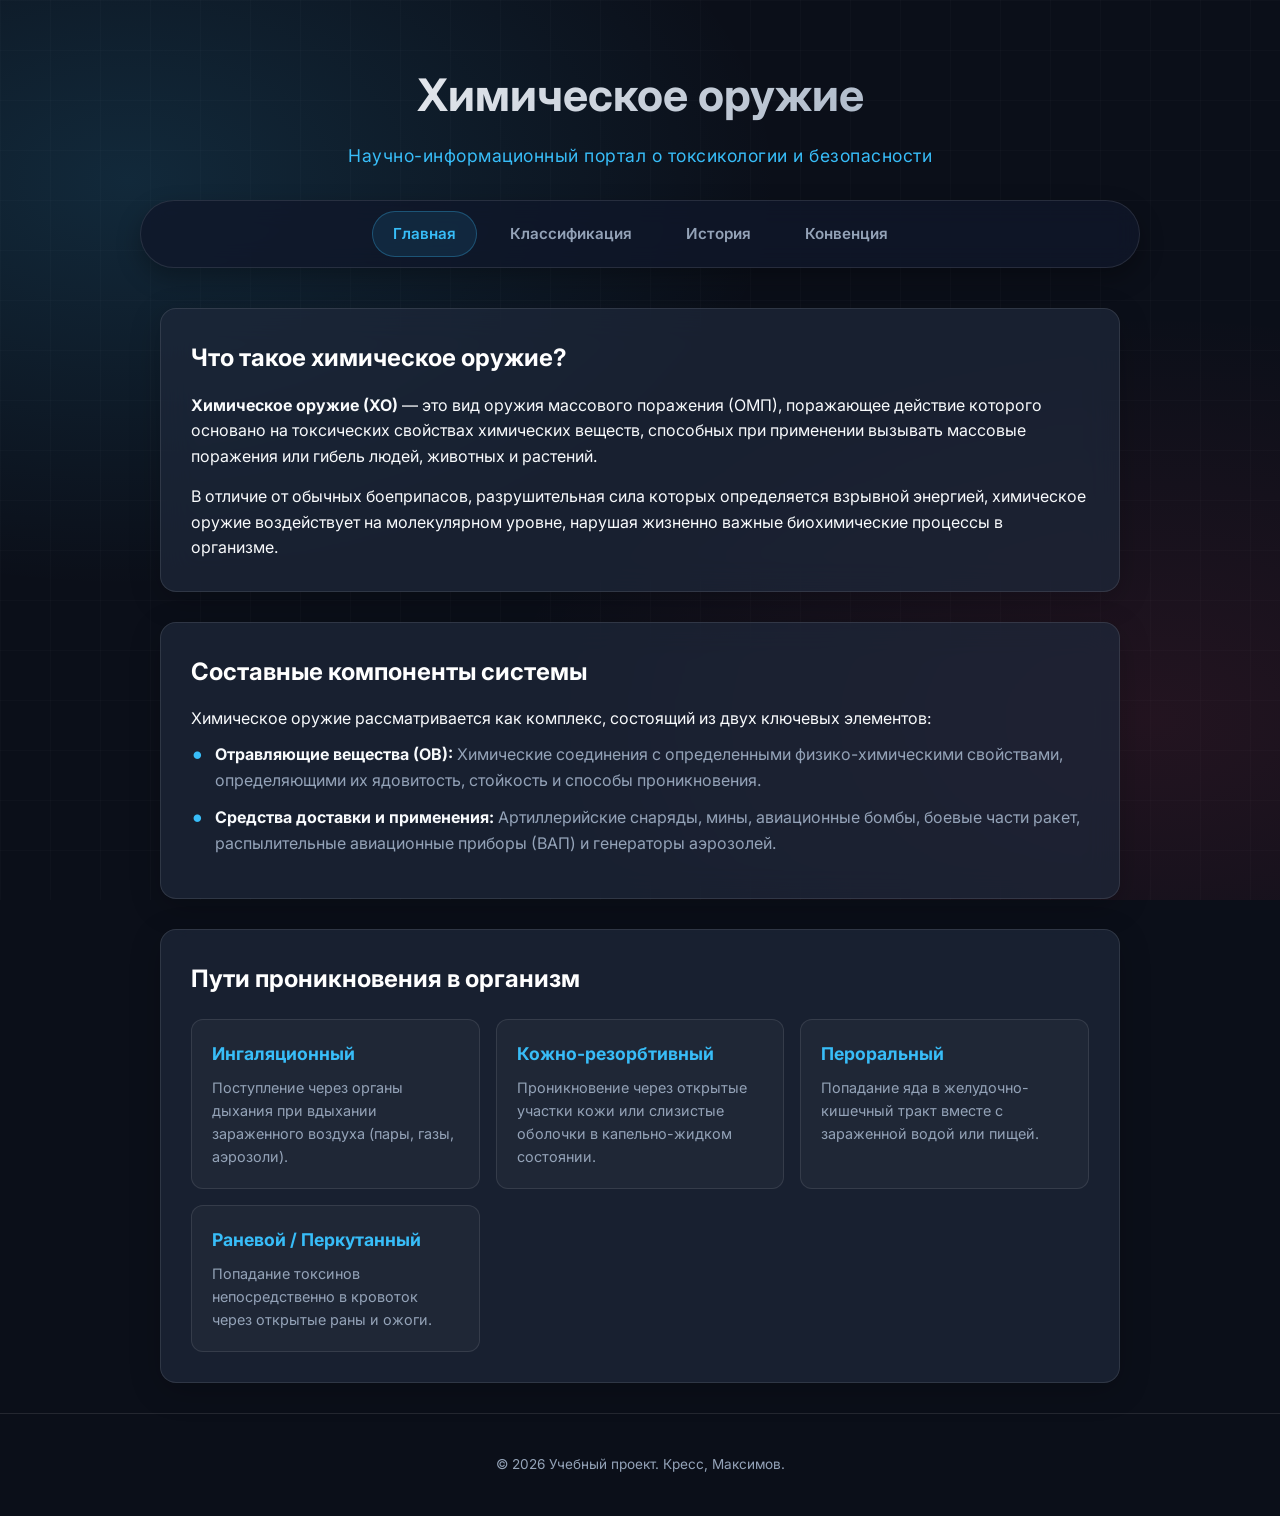
<file: index.html>
<!DOCTYPE html>
<html lang="ru">
<head>
    <meta charset="UTF-8">
    <meta name="viewport" content="width=device-width, initial-scale=1.0">
    <title>Главная — Химическое оружие</title>
    <link rel="stylesheet" href="styles.css">
</head>
<body>

    <header>
        <div class="container">
            <h1>Химическое оружие</h1>
            <p>Научно-информационный портал о токсикологии и безопасности</p>
        </div>
    </header>

    <nav>
        <div class="container nav-container">
            <a href="index.html" class="nav-link active">Главная</a>
            <a href="types.html" class="nav-link">Классификация</a>
            <a href="history.html" class="nav-link">История</a>
            <a href="law.html" class="nav-link">Конвенция</a>
        </div>
    </nav>

    <main class="container">
        
        <section class="card">
            <h2>Что такое химическое оружие?</h2>
            <p><strong>Химическое оружие (ХО)</strong> — это вид оружия массового поражения (ОМП), поражающее действие которого основано на токсических свойствах химических веществ, способных при применении вызывать массовые поражения или гибель людей, животных и растений.</p>
            <p style="margin-top: 15px;">В отличие от обычных боеприпасов, разрушительная сила которых определяется взрывной энергией, химическое оружие воздействует на молекулярном уровне, нарушая жизненно важные биохимические процессы в организме.</p>
        </section>

        <section class="card">
            <h2>Составные компоненты системы</h2>
            <p>Химическое оружие рассматривается как комплекс, состоящий из двух ключевых элементов:</p>
            <ul style="margin-top: 10px;">
                <li><strong>Отравляющие вещества (ОВ):</strong> Химические соединения с определенными физико-химическими свойствами, определяющими их ядовитость, стойкость и способы проникновения.</li>
                <li><strong>Средства доставки и применения:</strong> Артиллерийские снаряды, мины, авиационные бомбы, боевые части ракет, распылительные авиационные приборы (ВАП) и генераторы аэрозолей.</li>
            </ul>
        </section>

        <section class="card">
            <h2>Пути проникновения в организм</h2>
            <div class="grid">
                <div class="grid-item">
                    <h3>Ингаляционный</h3>
                    <p>Поступление через органы дыхания при вдыхании зараженного воздуха (пары, газы, аэрозоли).</p>
                </div>
                <div class="grid-item">
                    <h3>Кожно-резорбтивный</h3>
                    <p>Проникновение через открытые участки кожи или слизистые оболочки в капельно-жидком состоянии.</p>
                </div>
                <div class="grid-item">
                    <h3>Пероральный</h3>
                    <p>Попадание яда в желудочно-кишечный тракт вместе с зараженной водой или пищей.</p>
                </div>
                <div class="grid-item">
                    <h3>Раневой / Перкутанный</h3>
                    <p>Попадание токсинов непосредственно в кровоток через открытые раны и ожоги.</p>
                </div>
            </div>
        </section>

    </main>

    <footer>
        <div class="container">
            <p>&copy; 2026 Учебный проект. Кресс, Максимов.</p>
        </div>
    </footer>

    <script src="script.js"></script>
</body>
</html>
</file>
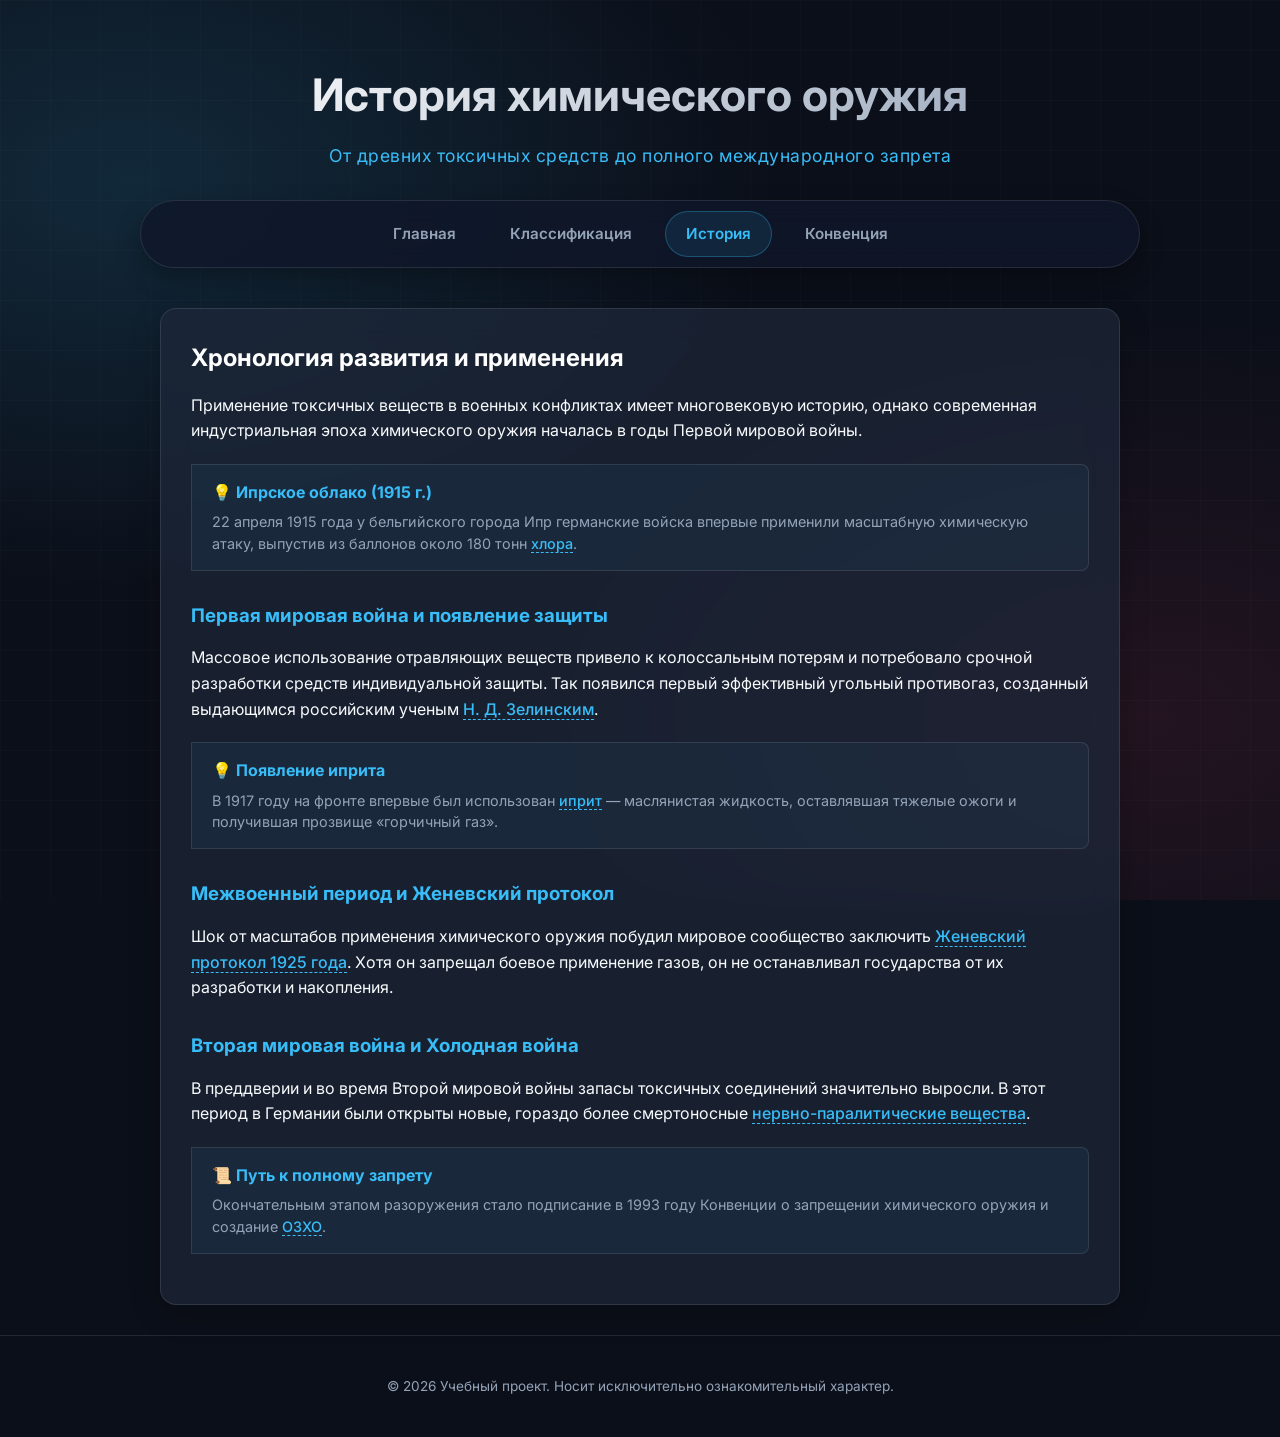
<file: history.html>
<!DOCTYPE html>
<html lang="ru">
<head>
    <meta charset="UTF-8">
    <meta name="viewport" content="width=device-width, initial-scale=1.0">
    <title>История — Химическое оружие</title>
    <link rel="stylesheet" href="styles.css">
</head>
<body>

    <header>
        <div class="container">
            <h1>История химического оружия</h1>
            <p>От древних токсичных средств до полного международного запрета</p>
        </div>
    </header>

    <nav>
        <div class="container nav-container">
            <a href="index.html" class="nav-link">Главная</a>
            <a href="types.html" class="nav-link">Классификация</a>
            <a href="history.html" class="nav-link active">История</a>
            <a href="law.html" class="nav-link">Конвенция</a>
        </div>
    </nav>

    <main class="container">
        <section class="card">
            <h2>Хронология развития и применения</h2>
            <p>Применение токсичных веществ в военных конфликтах имеет многовековую историю, однако современная индустриальная эпоха химического оружия началась в годы Первой мировой войны.</p>

            <!-- Блок с фактом 1 -->
            <div class="fact-card">
                <h4>💡 Ипрское облако (1915 г.)</h4>
                <p>22 апреля 1915 года у бельгийского города Ипр германские войска впервые применили масштабную химическую атаку, выпустив из баллонов около 180 тонн <span class="tooltip">хлора<span class="tooltip-text">Удушающий газ желто-зеленого цвета, поражающий дыхательные пути.</span></span>.</p>
            </div>

            <h3 style="margin-top: 30px; margin-bottom: 15px; color: var(--accent-blue);">Первая мировая война и появление защиты</h3>
            <p>Массовое использование отравляющих веществ привело к колоссальным потерям и потребовало срочной разработки средств индивидуальной защиты. Так появился первый эффективный угольный противогаз, созданный выдающимся российским ученым <span class="tooltip">Н. Д. Зелинским<span class="tooltip-text">Николай Дмитриевич Зелинский — химик-органик, изобретатель угольного противогаза (1915 г.).</span></span>.</p>

            <!-- Блок с фактом 2 -->
            <div class="fact-card">
                <h4>💡 Появление иприта</h4>
                <p>В 1917 году на фронте впервые был использован <span class="tooltip">иприт<span class="tooltip-text">Кожно-нарывное отравляющее вещество с ярко выраженным скрытым периодом действия.</span></span> — маслянистая жидкость, оставлявшая тяжелые ожоги и получившая прозвище «горчичный газ».</p>
            </div>

            <h3 style="margin-top: 30px; margin-bottom: 15px; color: var(--accent-blue);">Межвоенный период и Женевский протокол</h3>
            <p>Шок от масштабов применения химического оружия побудил мировое сообщество заключить <span class="tooltip">Женевский протокол 1925 года<span class="tooltip-text">Международный договор о запрещении применения на войне удушающих, ядовитых или других подобных газов.</span></span>. Хотя он запрещал боевое применение газов, он не останавливал государства от их разработки и накопления.</p>

            <h3 style="margin-top: 30px; margin-bottom: 15px; color: var(--accent-blue);">Вторая мировая война и Холодная война</h3>
            <p>В преддверии и во время Второй мировой войны запасы токсичных соединений значительно выросли. В этот период в Германии были открыты новые, гораздо более смертоносные <span class="tooltip">нервно-паралитические вещества<span class="tooltip-text">Высокотоксичные соединения, блокирующие нервную систему (зарин, зоман).</span></span>.</p>

            <!-- Блок с фактом 3 -->
            <div class="fact-card">
                <h4>📜 Путь к полному запрету</h4>
                <p>Окончательным этапом разоружения стало подписание в 1993 году Конвенции о запрещении химического оружия и создание <span class="tooltip">ОЗХО<span class="tooltip-text">Организация по запрещению химического оружия, контролирующая ликвидацию арсеналов.</span></span>.</p>
            </div>
        </section>
    </main>

    <footer>
        <div class="container">
            <p>&copy; 2026 Учебный проект. Носит исключительно ознакомительный характер.</p>
        </div>
    </footer>

    <script src="script.js"></script>
</body>
</html>
</file>
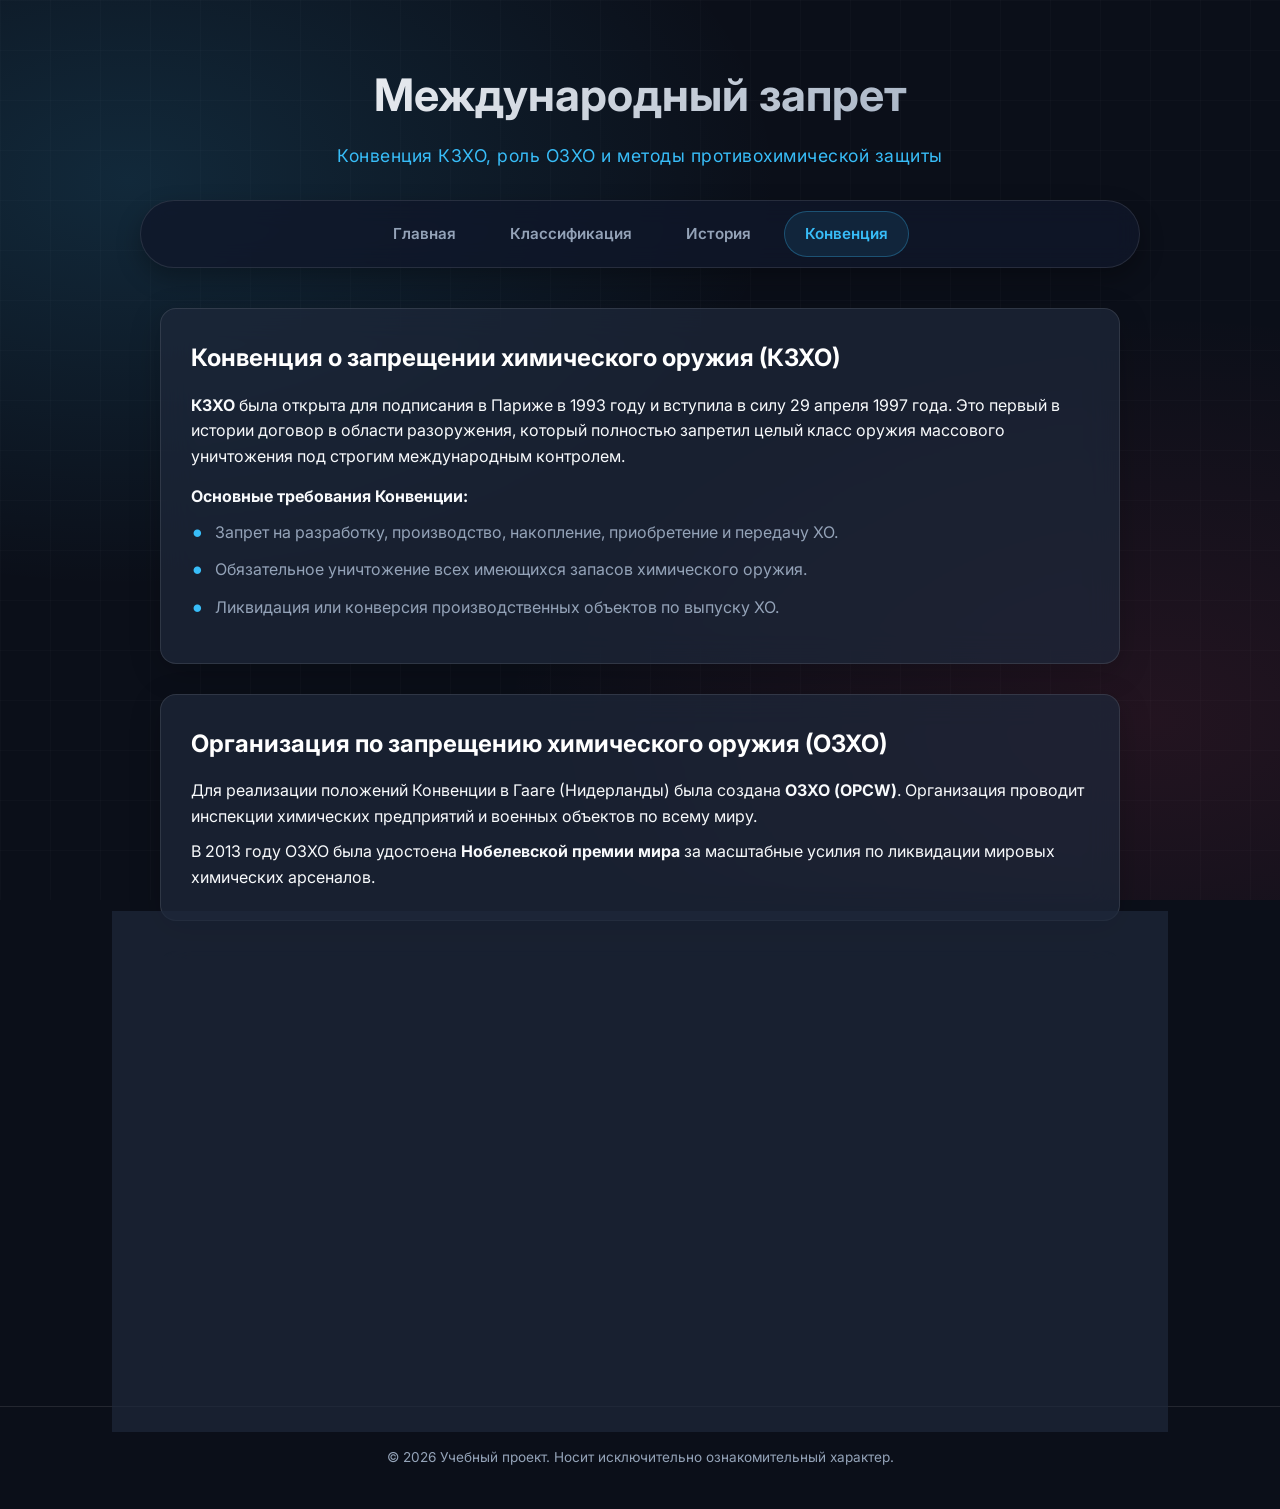
<file: law.html>
<!DOCTYPE html>
<html lang="ru">
<head>
    <meta charset="UTF-8">
    <meta name="viewport" content="width=device-width, initial-scale=1.0">
    <title>Конвенция — Химическое оружие</title>
    <link rel="stylesheet" href="styles.css">
</head>
<body>

    <header>
        <div class="container">
            <h1>Международный запрет</h1>
            <p>Конвенция КЗХО, роль ОЗХО и методы противохимической защиты</p>
        </div>
    </header>

    <nav>
        <div class="container nav-container">
            <a href="index.html" class="nav-link">Главная</a>
            <a href="types.html" class="nav-link">Классификация</a>
            <a href="history.html" class="nav-link">История</a>
            <a href="law.html" class="nav-link active">Конвенция</a>
        </div>
    </nav>

    <main class="container">
        
        <section class="card">
            <h2>Конвенция о запрещении химического оружия (КЗХО)</h2>
            <p><strong>КЗХО</strong> была открыта для подписания в Париже в 1993 году и вступила в силу 29 апреля 1997 года. Это первый в истории договор в области разоружения, который полностью запретил целый класс оружия массового уничтожения под строгим международным контролем.</p>
            <p style="margin-top: 15px;"><strong>Основные требования Конвенции:</strong></p>
            <ul style="margin-top: 10px;">
                <li>Запрет на разработку, производство, накопление, приобретение и передачу ХО.</li>
                <li>Обязательное уничтожение всех имеющихся запасов химического оружия.</li>
                <li>Ликвидация или конверсия производственных объектов по выпуску ХО.</li>
            </ul>
        </section>

        <section class="card">
            <h2>Организация по запрещению химического оружия (ОЗХО)</h2>
            <p>Для реализации положений Конвенции в Гааге (Нидерланды) была создана <strong>ОЗХО (OPCW)</strong>. Организация проводит инспекции химических предприятий и военных объектов по всему миру.</p>
            <p style="margin-top: 10px;">В 2013 году ОЗХО была удостоена <strong>Нобелевской премии мира</strong> за масштабные усилия по ликвидации мировых химических арсеналов.</p>
        </section>

        <!-- Кликабельные карточки защиты -->
        <section class="card">
            <h2>Средства защиты и дегазации</h2>
            <p style="margin-bottom: 20px; color: var(--text-muted);">Нажмите на любую карточку ниже, чтобы открыть подробное описание:</p>
            
            <div class="grid">
                <a href="prot-individual.html" class="grid-item category-card">
                    <h3>Индивидуальная защита &rarr;</h3>
                    <p>Фильтрующие и изолирующие противогазы, общевойсковые защитные комплекты (ОЗК), костюмы Л-1.</p>
                </a>
                
                <a href="prot-collective.html" class="grid-item category-card">
                    <h3>Коллективная защита &rarr;</h3>
                    <p>Убежища и бункеры с фильтровентиляционными установками (ФВУ), создающими избыточное давление.</p>
                </a>
                
                <a href="prot-degassing.html" class="grid-item category-card">
                    <h3>Дегазация &rarr;</h3>
                    <p>Нейтрализация и разрушение химических веществ на местности, технике и обмундировании спецрастворами.</p>
                </a>
            </div>

            <button id="alertBtn" class="btn-modern" style="margin-top: 25px;">Показать статистику разоружения</button>
            <div id="factText" class="fact-box hidden"></div>
        </section>

    </main>

    <footer>
        <div class="container">
            <p>&copy; 2026 Учебный проект. Носит исключительно ознакомительный характер.</p>
        </div>
    </footer>

    <script src="script.js"></script>
</body>
</html>
</file>
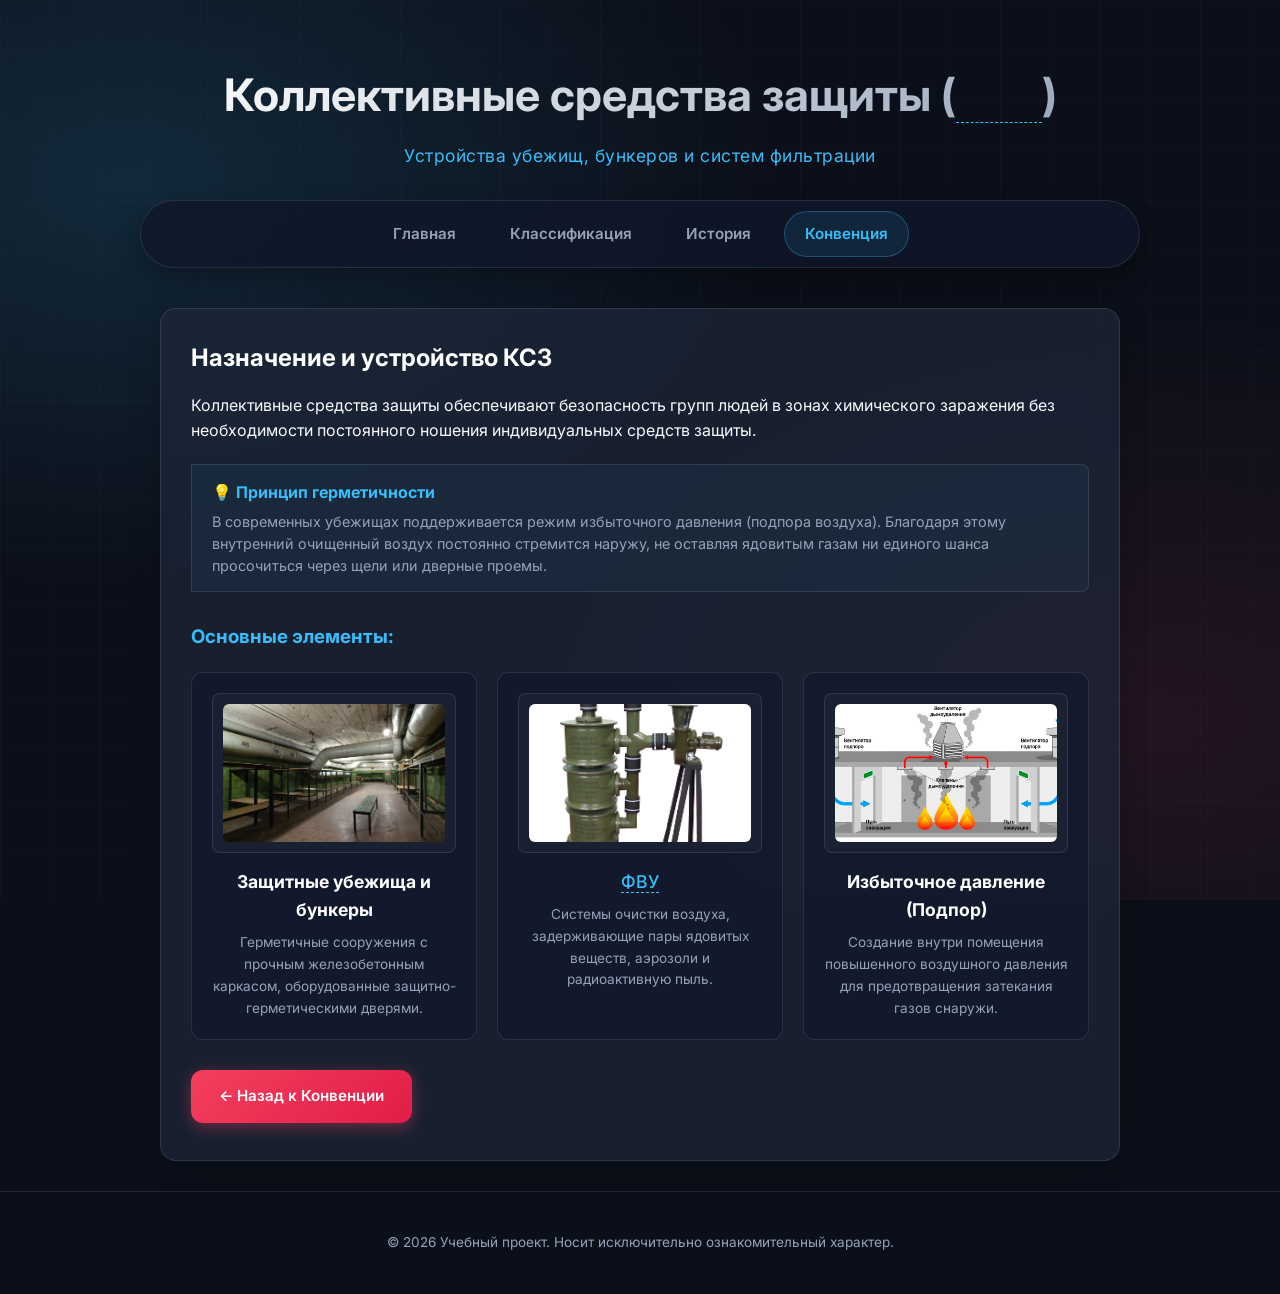
<file: prot-collective.html>
<!DOCTYPE html>
<html lang="ru">
<head>
    <meta charset="UTF-8">
    <meta name="viewport" content="width=device-width, initial-scale=1.0">
    <title>Коллективная защита — Химическое оружие</title>
    <link rel="stylesheet" href="styles.css">
</head>
<body>

    <header>
        <div class="container">
            <h1>Коллективные средства защиты (<span class="tooltip">КСЗ<span class="tooltip-text">Коллективные средства защиты — инженерные сооружения и технические средства для защиты групп людей.</span></span>)</h1>
            <p>Устройства убежищ, бункеров и систем фильтрации</p>
        </div>
    </header>

    <nav>
        <div class="container nav-container">
            <a href="index.html" class="nav-link">Главная</a>
            <a href="types.html" class="nav-link">Классификация</a>
            <a href="history.html" class="nav-link">История</a>
            <a href="law.html" class="nav-link active">Конвенция</a>
        </div>
    </nav>

    <main class="container">
        <section class="card">
            <h2>Назначение и устройство КСЗ</h2>
            <p>Коллективные средства защиты обеспечивают безопасность групп людей в зонах химического заражения без необходимости постоянного ношения индивидуальных средств защиты.</p>

            <!-- Блок с интересным фактом -->
            <div class="fact-card">
                <h4>💡 Принцип герметичности</h4>
                <p>В современных убежищах поддерживается режим избыточного давления (подпора воздуха). Благодаря этому внутренний очищенный воздух постоянно стремится наружу, не оставляя ядовитым газам ни единого шанса просочиться через щели или дверные проемы.</p>
            </div>
            
            <h3 style="margin-top: 30px; margin-bottom: 20px; color: var(--accent-blue);">Основные элементы:</h3>
            
            <div class="substance-grid">
                <!-- Карточка 1 -->
                <div class="substance-card">
                    <div class="substance-img-box">
                        <img src="1587375153_0_17476e_ab59f299_xxl.jpg" alt="Убежище">
                    </div>
                    <h4>Защитные убежища и бункеры</h4>
                    <p>Герметичные сооружения с прочным железобетонным каркасом, оборудованные защитно-герметическими дверями.</p>
                </div>

                <!-- Карточка 2 -->
                <div class="substance-card">
                    <div class="substance-img-box">
                        <img src="filtroventilyaczionnyj-agregat-fva-49-t.png" alt="ФВУ">
                    </div>
                    <h4><span class="tooltip">ФВУ<span class="tooltip-text">Фильтровентиляционная установка — комплексы для очистки наружного воздуха от отравляющих веществ и забора его в убежище.</span></span></h4>
                    <p>Системы очистки воздуха, задерживающие пары ядовитых веществ, аэрозоли и радиоактивную пыль.</p>
                </div>

                <!-- Карточка 3 -->
                <div class="substance-card">
                    <div class="substance-img-box">
                        <img src="princip_raboti_protivodimnoy_ventilyatsii_klapan_ventilyator.jpg" alt="Избыточное давление">
                    </div>
                    <h4>Избыточное давление (Подпор)</h4>
                    <p>Создание внутри помещения повышенного воздушного давления для предотвращения затекания газов снаружи.</p>
                </div>
            </div>

            <a href="law.html" class="btn-modern" style="display: inline-block; text-decoration: none; margin-top: 30px;">&larr; Назад к Конвенции</a>
        </section>
    </main>

    <footer>
        <div class="container">
            <p>&copy; 2026 Учебный проект. Носит исключительно ознакомительный характер.</p>
        </div>
    </footer>

    <script src="script.js"></script>
</body>
</html>
</file>
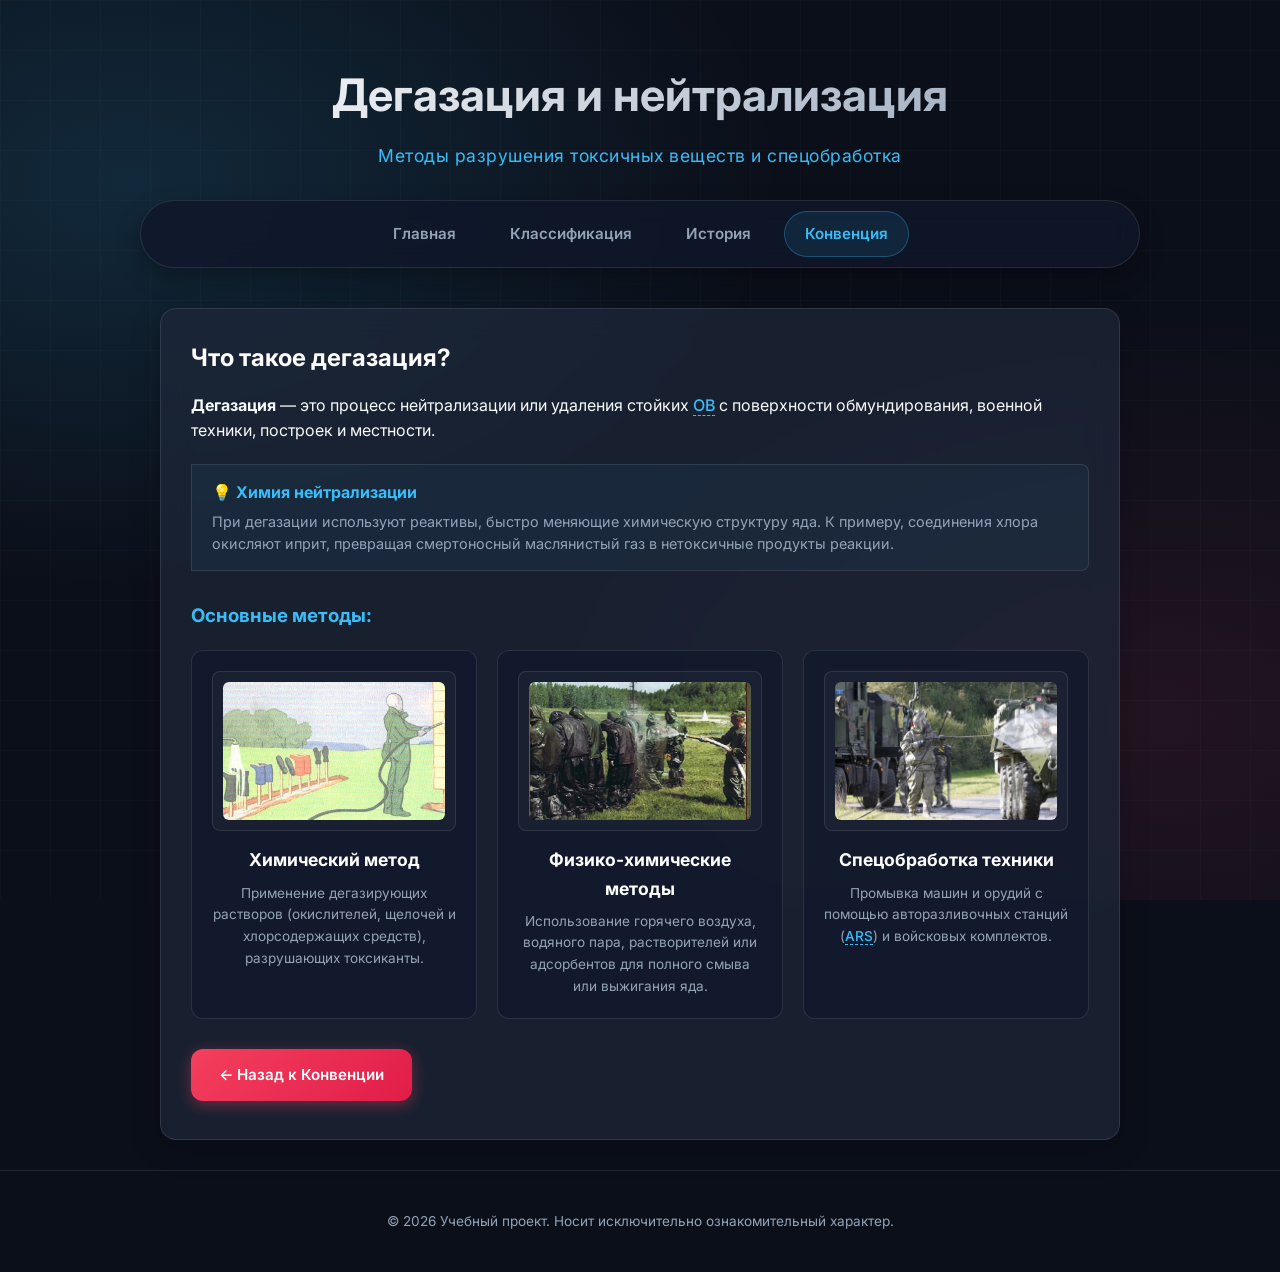
<file: prot-degassing.html>
<!DOCTYPE html>
<html lang="ru">
<head>
    <meta charset="UTF-8">
    <meta name="viewport" content="width=device-width, initial-scale=1.0">
    <title>Дегазация — Химическое оружие</title>
    <link rel="stylesheet" href="styles.css">
</head>
<body>

    <header>
        <div class="container">
            <h1>Дегазация и нейтрализация</h1>
            <p>Методы разрушения токсичных веществ и спецобработка</p>
        </div>
    </header>

    <nav>
        <div class="container nav-container">
            <a href="index.html" class="nav-link">Главная</a>
            <a href="types.html" class="nav-link">Классификация</a>
            <a href="history.html" class="nav-link">История</a>
            <a href="law.html" class="nav-link active">Конвенция</a>
        </div>
    </nav>

    <main class="container">
        <section class="card">
            <h2>Что такое дегазация?</h2>
            <p><strong>Дегазация</strong> — это процесс нейтрализации или удаления стойких <span class="tooltip">ОВ<span class="tooltip-text">Отравляющие вещества — химические соединения, предназначенные для поражения живой силы.</span></span> с поверхности обмундирования, военной техники, построек и местности.</p>

            <!-- Блок с интересным фактом -->
            <div class="fact-card">
                <h4>💡 Химия нейтрализации</h4>
                <p>При дегазации используют реактивы, быстро меняющие химическую структуру яда. К примеру, соединения хлора окисляют иприт, превращая смертоносный маслянистый газ в нетоксичные продукты реакции.</p>
            </div>
            
            <h3 style="margin-top: 30px; margin-bottom: 20px; color: var(--accent-blue);">Основные методы:</h3>
            
            <div class="substance-grid">
                <!-- Карточка 1 -->
                <div class="substance-card">
                    <div class="substance-img-box">
                        <img src="go-s-06-2.jpg" alt="Химический метод">
                    </div>
                    <h4>Химический метод</h4>
                    <p>Применение дегазирующих растворов (окислителей, щелочей и хлорсодержащих средств), разрушающих токсиканты.</p>
                </div>

                <!-- Карточка 2 -->
                <div class="substance-card">
                    <div class="substance-img-box">
                        <img src="img4.jpg" alt="Физико-химические методы">
                    </div>
                    <h4>Физико-химические методы</h4>
                    <p>Использование горячего воздуха, водяного пара, растворителей или адсорбентов для полного смыва или выжигания яда.</p>
                </div>

                <!-- Карточка 3 -->
                <div class="substance-card">
                    <div class="substance-img-box">
                        <img src="kuzov-konteyner-dlya-degazatsii-na-shassi-03.jpg" alt="Специальная обработка">
                    </div>
                    <h4>Спецобработка техники</h4>
                    <p>Промывка машин и орудий с помощью авторазливочных станций (<span class="tooltip">ARS<span class="tooltip-text">Авторазливочная станция — спецмашина для дегазации и дезинфекции техники.</span></span>) и войсковых комплектов.</p>
                </div>
            </div>

            <a href="law.html" class="btn-modern" style="display: inline-block; text-decoration: none; margin-top: 30px;">&larr; Назад к Конвенции</a>
        </section>
    </main>

    <footer>
        <div class="container">
            <p>&copy; 2026 Учебный проект. Носит исключительно ознакомительный характер.</p>
        </div>
    </footer>

    <script src="script.js"></script>
</body>
</html>
</file>
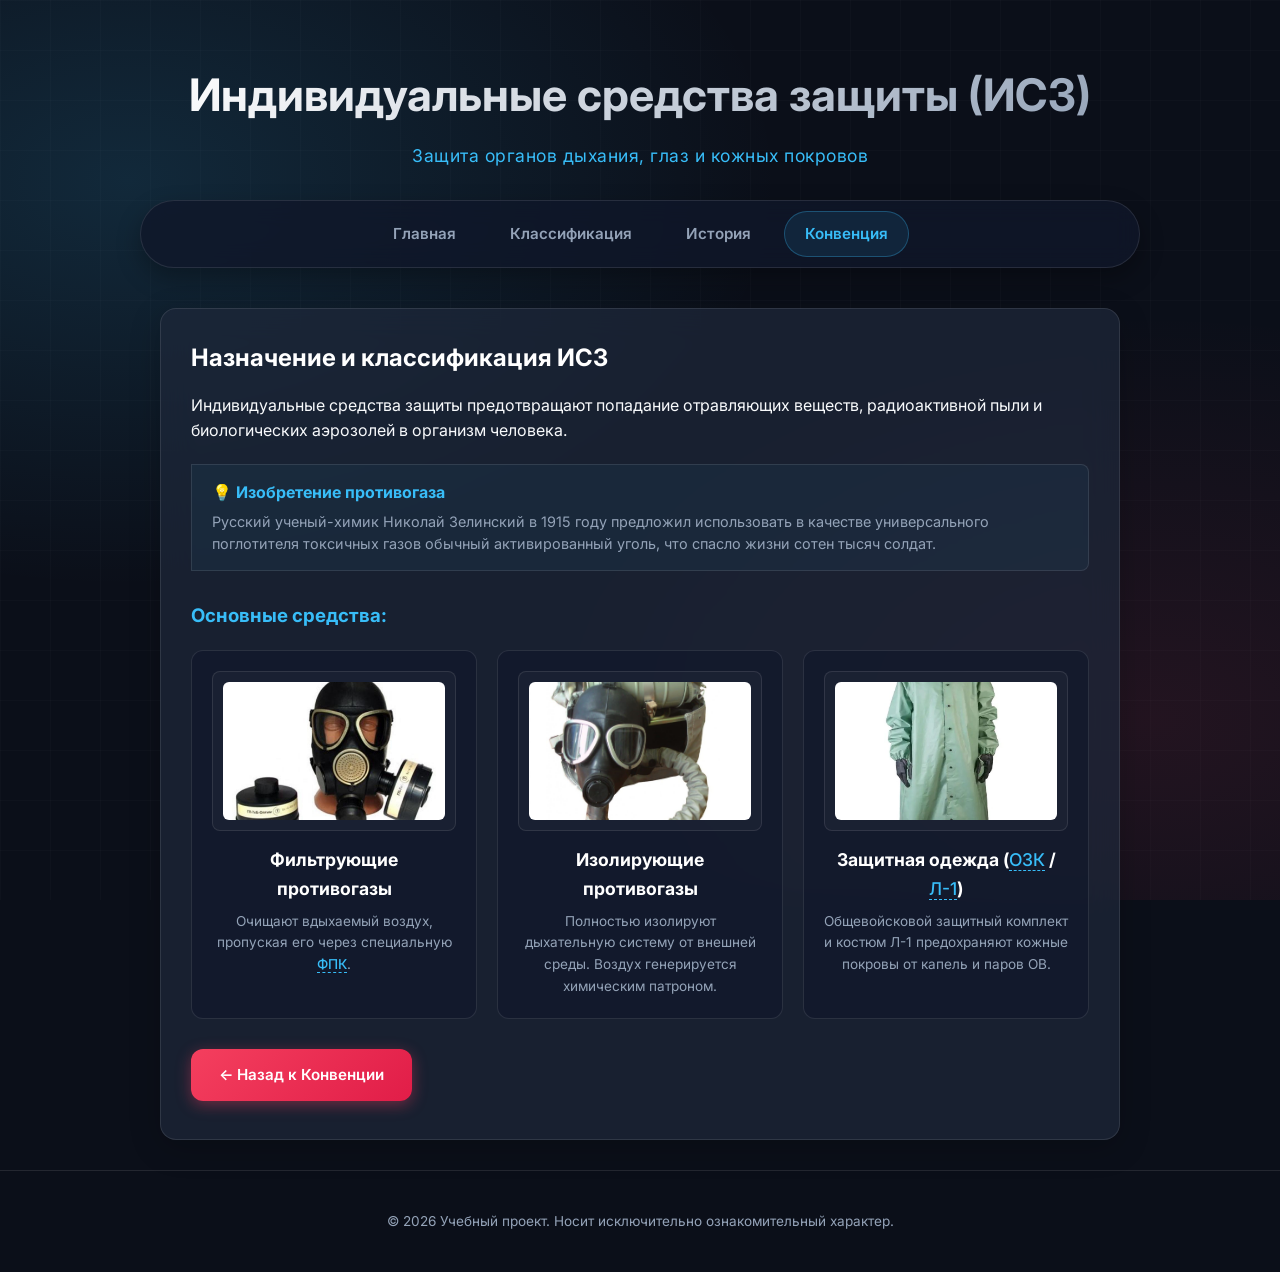
<file: prot-individual.html>
<!DOCTYPE html>
<html lang="ru">
<head>
    <meta charset="UTF-8">
    <meta name="viewport" content="width=device-width, initial-scale=1.0">
    <title>Индивидуальная защита — Химическое оружие</title>
    <link rel="stylesheet" href="styles.css">
</head>
<body>

    <header>
        <div class="container">
            <h1>Индивидуальные средства защиты (ИСЗ)</h1>
            <p>Защита органов дыхания, глаз и кожных покровов</p>
        </div>
    </header>

    <nav>
        <div class="container nav-container">
            <a href="index.html" class="nav-link">Главная</a>
            <a href="types.html" class="nav-link">Классификация</a>
            <a href="history.html" class="nav-link">История</a>
            <a href="law.html" class="nav-link active">Конвенция</a>
        </div>
    </nav>

    <main class="container">
        <section class="card">
            <h2>Назначение и классификация ИСЗ</h2>
            <p>Индивидуальные средства защиты предотвращают попадание отравляющих веществ, радиоактивной пыли и биологических аэрозолей в организм человека.</p>
            
            <!-- Блок с интересным фактом -->
            <div class="fact-card">
                <h4>💡 Изобретение противогаза</h4>
                <p>Русский ученый-химик Николай Зелинский в 1915 году предложил использовать в качестве универсального поглотителя токсичных газов обычный активированный уголь, что спасло жизни сотен тысяч солдат.</p>
            </div>

            <h3 style="margin-top: 30px; margin-bottom: 20px; color: var(--accent-blue);">Основные средства:</h3>
            
            <div class="substance-grid">
                <!-- Карточка 1 -->
                <div class="substance-card">
                    <div class="substance-img-box">
                        <img src="3aofq3lv48a5gpmcwf57sfg8fhqn4vls.jpg" alt="Фильтрующий противогаз">
                    </div>
                    <h4>Фильтрующие противогазы</h4>
                    <p>Очищают вдыхаемый воздух, пропуская его через специальную <span class="tooltip">ФПК<span class="tooltip-text">Фильтрующе-поглощающая коробка — ключевой элемент очистки воздуха в противогазе.</span></span>.</p>
                </div>

                <!-- Карточка 2 -->
                <div class="substance-card">
                    <div class="substance-img-box">
                        <img src="6040002.jpg" alt="Изолирующий противогаз">
                    </div>
                    <h4>Изолирующие противогазы</h4>
                    <p>Полностью изолируют дыхательную систему от внешней среды. Воздух генерируется химическим патроном.</p>
                </div>

                <!-- Карточка 3 -->
                <div class="substance-card">
                    <div class="substance-img-box">
                        <img src="7kzbkm20m27mfn1iauieftrj9vpy2wul.jpg" alt="Защитная одежда">
                    </div>
                    <h4>Защитная одежда (<span class="tooltip">ОЗК<span class="tooltip-text">Общевойсковой защитный комплект</span></span> / <span class="tooltip">Л-1<span class="tooltip-text">Лёгкий защитный костюм</span></span>)</h4>
                    <p>Общевойсковой защитный комплект и костюм Л-1 предохраняют кожные покровы от капель и паров ОВ.</p>
                </div>
            </div>

            <a href="law.html" class="btn-modern" style="display: inline-block; text-decoration: none; margin-top: 30px;">&larr; Назад к Конвенции</a>
        </section>
    </main>

    <footer>
        <div class="container">
            <p>&copy; 2026 Учебный проект. Носит исключительно ознакомительный характер.</p>
        </div>
    </footer>

    <script src="script.js"></script>
</body>
</html>
</file>
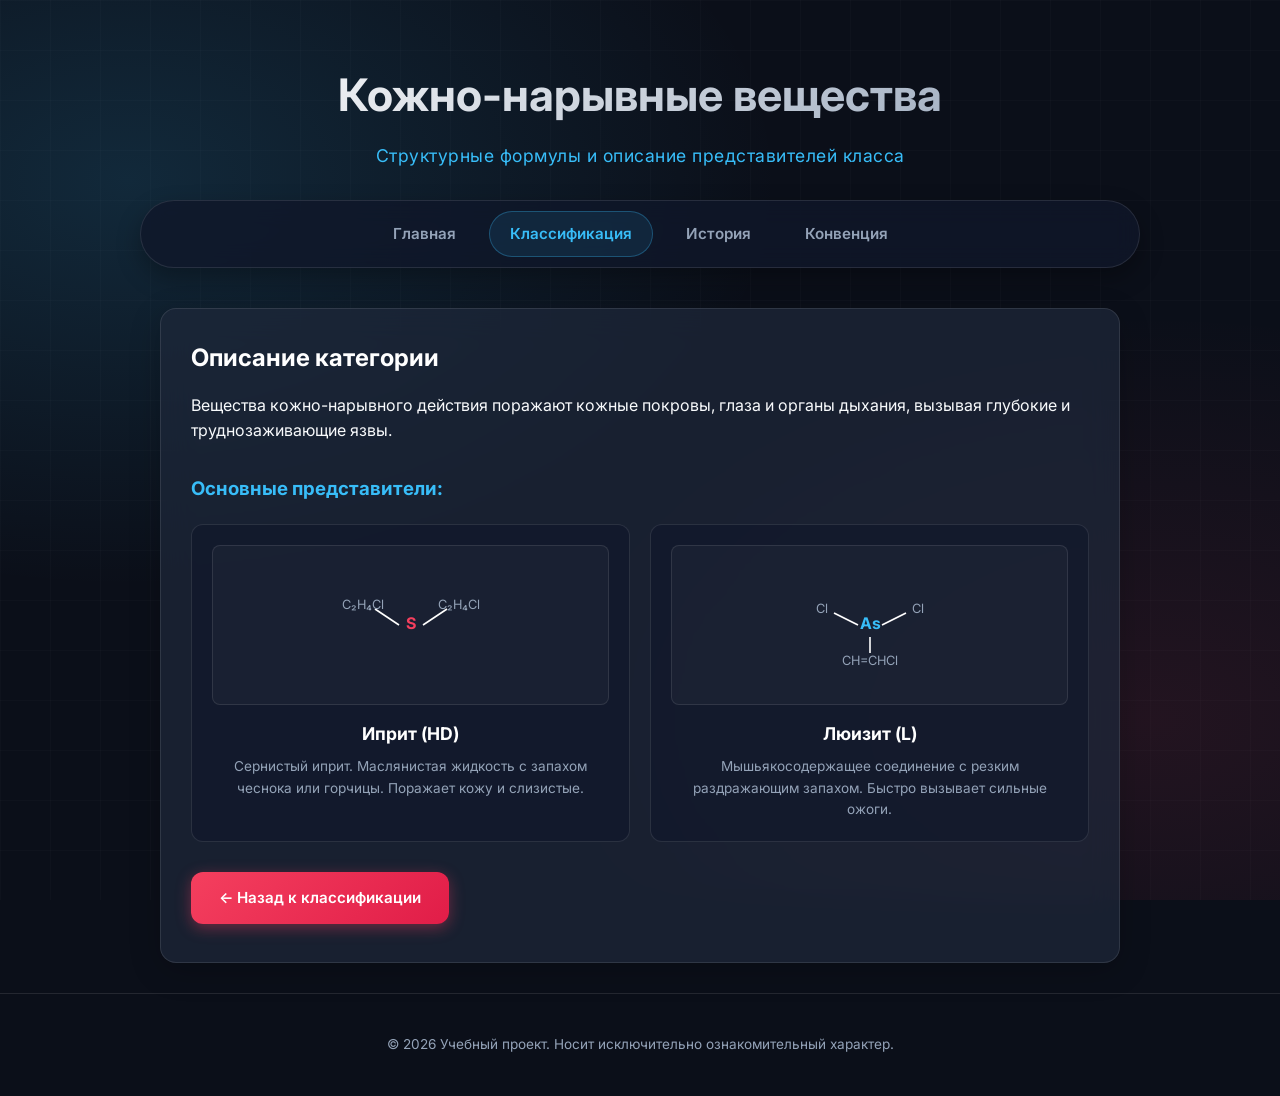
<file: type-blister.html>
<!DOCTYPE html>
<html lang="ru">
<head>
    <meta charset="UTF-8">
    <meta name="viewport" content="width=device-width, initial-scale=1.0">
    <title>Кожно-нарывные вещества — Химическое оружие</title>
    <link rel="stylesheet" href="styles.css">
</head>
<body>

    <header>
        <div class="container">
            <h1>Кожно-нарывные вещества</h1>
            <p>Структурные формулы и описание представителей класса</p>
        </div>
    </header>

    <nav>
        <div class="container nav-container">
            <a href="index.html" class="nav-link">Главная</a>
            <a href="types.html" class="nav-link active">Классификация</a>
            <a href="history.html" class="nav-link">История</a>
            <a href="law.html" class="nav-link">Конвенция</a>
        </div>
    </nav>

    <main class="container">
        <section class="card">
            <h2>Описание категории</h2>
            <p>Вещества кожно-нарывного действия поражают кожные покровы, глаза и органы дыхания, вызывая глубокие и труднозаживающие язвы.</p>
            
            <h3 style="margin-top: 30px; margin-bottom: 20px; color: var(--accent-blue);">Основные представители:</h3>
            
            <div class="substance-grid">
                <!-- Карточка 1: Иприт -->
                <div class="substance-card">
                    <div class="substance-img-box">
                        <svg viewBox="0 0 200 120" class="chem-svg">
                            <text x="100" y="65" text-anchor="middle" fill="#f43f5e" font-size="20" font-weight="bold">S</text>
                            <line x1="85" y1="60" x2="55" y2="40" stroke="#ffffff" stroke-width="2" />
                            <text x="40" y="40" text-anchor="middle" fill="#94a3b8">C₂H₄Cl</text>
                            <line x1="115" y1="60" x2="145" y2="40" stroke="#ffffff" stroke-width="2" />
                            <text x="160" y="40" text-anchor="middle" fill="#94a3b8">C₂H₄Cl</text>
                        </svg>
                    </div>
                    <h4>Иприт (HD)</h4>
                    <p>Сернистый иприт. Маслянистая жидкость с запахом чеснока или горчицы. Поражает кожу и слизистые.</p>
                </div>

                <!-- Карточка 2: Люизит -->
                <div class="substance-card">
                    <div class="substance-img-box">
                        <svg viewBox="0 0 200 120" class="chem-svg">
                            <text x="100" y="65" text-anchor="middle" fill="#38bdf8" font-size="20" font-weight="bold">As</text>
                            <line x1="85" y1="60" x2="55" y2="45" stroke="#ffffff" stroke-width="2" />
                            <text x="40" y="45" text-anchor="middle" fill="#94a3b8">Cl</text>
                            <line x1="115" y1="60" x2="145" y2="45" stroke="#ffffff" stroke-width="2" />
                            <text x="160" y="45" text-anchor="middle" fill="#94a3b8">Cl</text>
                            <line x1="100" y1="75" x2="100" y2="95" stroke="#ffffff" stroke-width="2" />
                            <text x="100" y="110" text-anchor="middle" fill="#94a3b8">CH=CHCl</text>
                        </svg>
                    </div>
                    <h4>Люизит (L)</h4>
                    <p>Мышьякосодержащее соединение с резким раздражающим запахом. Быстро вызывает сильные ожоги.</p>
                </div>
            </div>

            <a href="types.html" class="btn-modern" style="display: inline-block; text-decoration: none; margin-top: 30px;">&larr; Назад к классификации</a>
        </section>
    </main>

    <footer>
        <div class="container">
            <p>&copy; 2026 Учебный проект. Носит исключительно ознакомительный характер.</p>
        </div>
    </footer>

    <script src="script.js"></script>
</body>
</html>
</file>
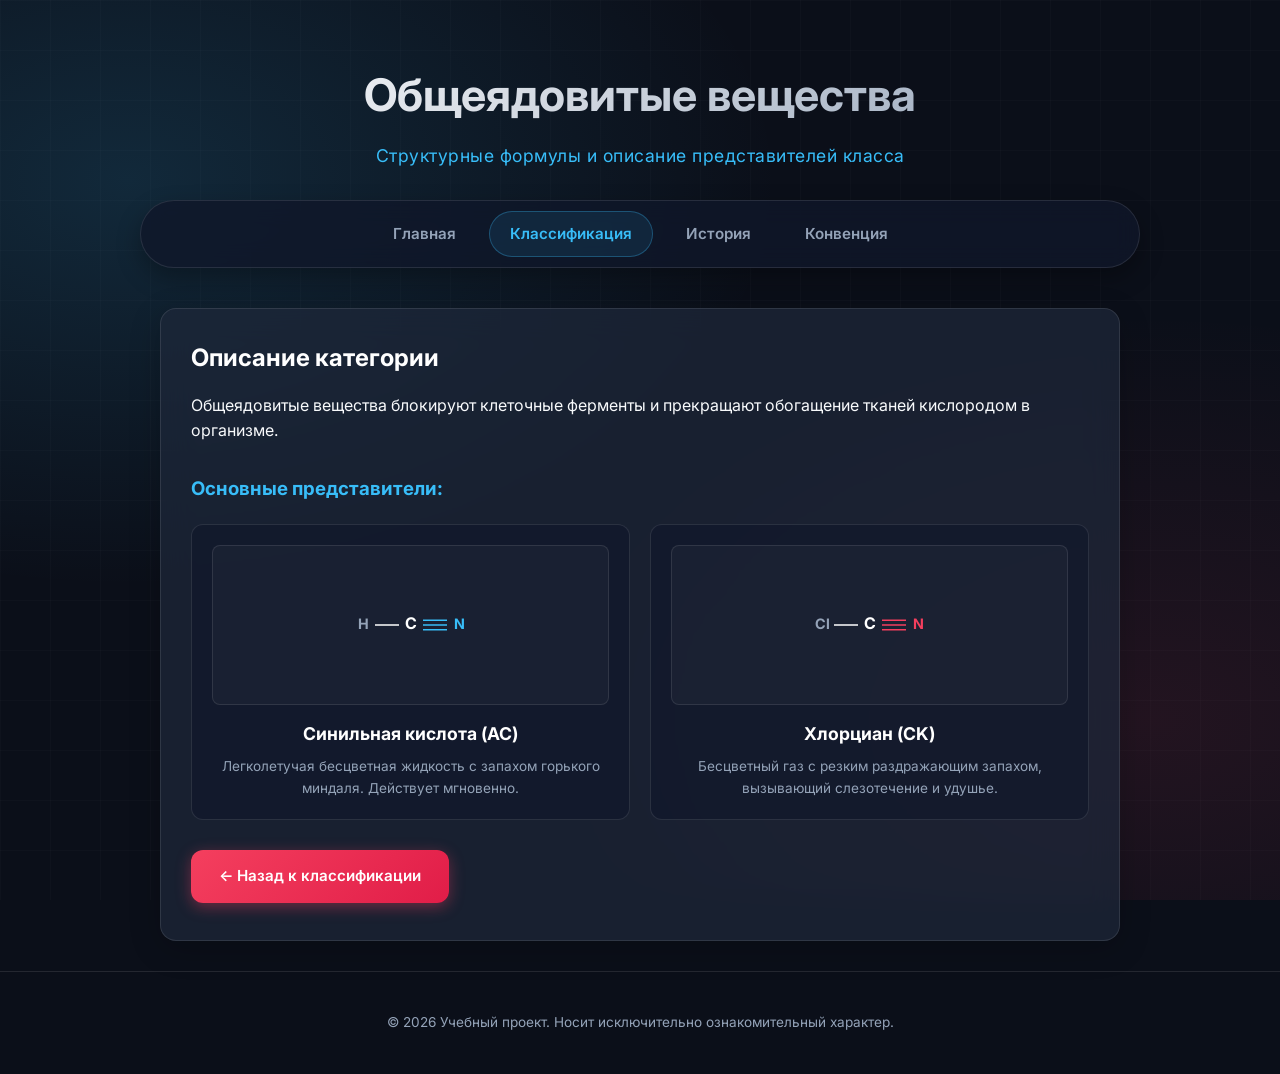
<file: type-blood.html>
<!DOCTYPE html>
<html lang="ru">
<head>
    <meta charset="UTF-8">
    <meta name="viewport" content="width=device-width, initial-scale=1.0">
    <title>Общеядовитые вещества — Химическое оружие</title>
    <link rel="stylesheet" href="styles.css">
</head>
<body>

    <header>
        <div class="container">
            <h1>Общеядовитые вещества</h1>
            <p>Структурные формулы и описание представителей класса</p>
        </div>
    </header>

    <nav>
        <div class="container nav-container">
            <a href="index.html" class="nav-link">Главная</a>
            <a href="types.html" class="nav-link active">Классификация</a>
            <a href="history.html" class="nav-link">История</a>
            <a href="law.html" class="nav-link">Конвенция</a>
        </div>
    </nav>

    <main class="container">
        <section class="card">
            <h2>Описание категории</h2>
            <p>Общеядовитые вещества блокируют клеточные ферменты и прекращают обогащение тканей кислородом в организме.</p>
            
            <h3 style="margin-top: 30px; margin-bottom: 20px; color: var(--accent-blue);">Основные представители:</h3>
            
            <div class="substance-grid">
                <!-- Карточка 1: Синильная кислота -->
                <div class="substance-card">
                    <div class="substance-img-box">
                        <svg viewBox="0 0 200 120" class="chem-svg">
                            <text x="40" y="65" text-anchor="middle" fill="#94a3b8" font-size="18" font-weight="bold">H</text>
                            <line x1="55" y1="60" x2="85" y2="60" stroke="#ffffff" stroke-width="2" />
                            <text x="100" y="65" text-anchor="middle" fill="#ffffff" font-size="20" font-weight="bold">C</text>
                            <line x1="115" y1="54" x2="145" y2="54" stroke="#38bdf8" stroke-width="2" />
                            <line x1="115" y1="60" x2="145" y2="60" stroke="#38bdf8" stroke-width="2" />
                            <line x1="115" y1="66" x2="145" y2="66" stroke="#38bdf8" stroke-width="2" />
                            <text x="160" y="65" text-anchor="middle" fill="#38bdf8" font-size="18" font-weight="bold">N</text>
                        </svg>
                    </div>
                    <h4>Синильная кислота (AC)</h4>
                    <p>Легколетучая бесцветная жидкость с запахом горького миндаля. Действует мгновенно.</p>
                </div>

                <!-- Карточка 2: Хлорциан -->
                <div class="substance-card">
                    <div class="substance-img-box">
                        <svg viewBox="0 0 200 120" class="chem-svg">
                            <text x="40" y="65" text-anchor="middle" fill="#94a3b8" font-size="18" font-weight="bold">Cl</text>
                            <line x1="55" y1="60" x2="85" y2="60" stroke="#ffffff" stroke-width="2" />
                            <text x="100" y="65" text-anchor="middle" fill="#ffffff" font-size="20" font-weight="bold">C</text>
                            <line x1="115" y1="54" x2="145" y2="54" stroke="#f43f5e" stroke-width="2" />
                            <line x1="115" y1="60" x2="145" y2="60" stroke="#f43f5e" stroke-width="2" />
                            <line x1="115" y1="66" x2="145" y2="66" stroke="#f43f5e" stroke-width="2" />
                            <text x="160" y="65" text-anchor="middle" fill="#f43f5e" font-size="18" font-weight="bold">N</text>
                        </svg>
                    </div>
                    <h4>Хлорциан (CK)</h4>
                    <p>Бесцветный газ с резким раздражающим запахом, вызывающий слезотечение и удушье.</p>
                </div>
            </div>

            <a href="types.html" class="btn-modern" style="display: inline-block; text-decoration: none; margin-top: 30px;">&larr; Назад к классификации</a>
        </section>
    </main>

    <footer>
        <div class="container">
            <p>&copy; 2026 Учебный проект. Носит исключительно ознакомительный характер.</p>
        </div>
    </footer>

    <script src="script.js"></script>
</body>
</html>
</file>
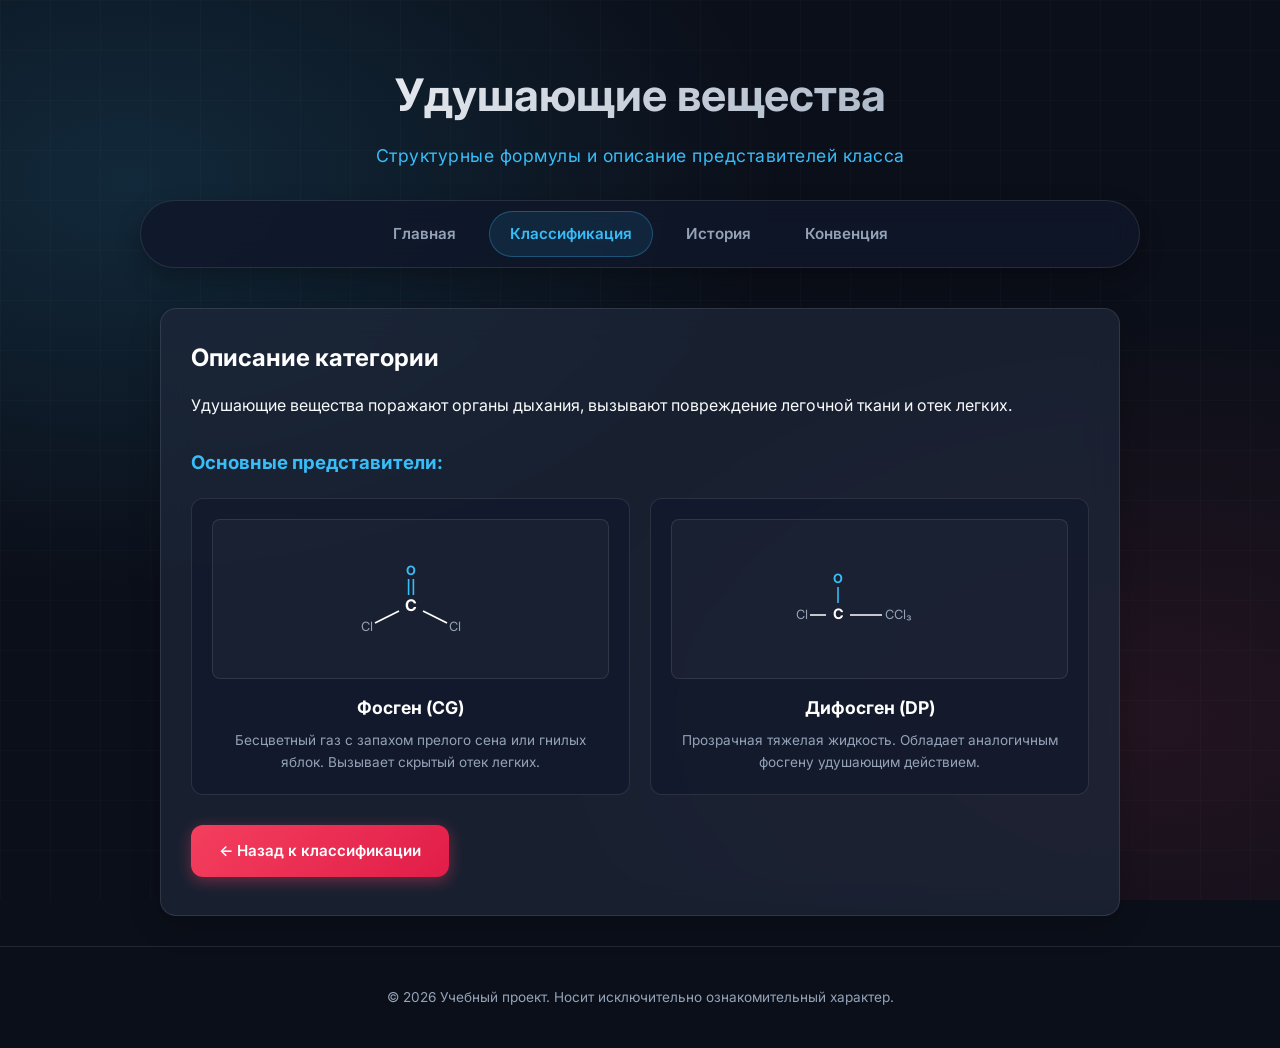
<file: type-choking.html>
<!DOCTYPE html>
<html lang="ru">
<head>
    <meta charset="UTF-8">
    <meta name="viewport" content="width=device-width, initial-scale=1.0">
    <title>Удушающие вещества — Химическое оружие</title>
    <link rel="stylesheet" href="styles.css">
</head>
<body>

    <header>
        <div class="container">
            <h1>Удушающие вещества</h1>
            <p>Структурные формулы и описание представителей класса</p>
        </div>
    </header>

    <nav>
        <div class="container nav-container">
            <a href="index.html" class="nav-link">Главная</a>
            <a href="types.html" class="nav-link active">Классификация</a>
            <a href="history.html" class="nav-link">История</a>
            <a href="law.html" class="nav-link">Конвенция</a>
        </div>
    </nav>

    <main class="container">
        <section class="card">
            <h2>Описание категории</h2>
            <p>Удушающие вещества поражают органы дыхания, вызывают повреждение легочной ткани и отек легких.</p>
            
            <h3 style="margin-top: 30px; margin-bottom: 20px; color: var(--accent-blue);">Основные представители:</h3>
            
            <div class="substance-grid">
                <!-- Карточка 1: Фосген -->
                <div class="substance-card">
                    <div class="substance-img-box">
                        <svg viewBox="0 0 200 120" class="chem-svg">
                            <text x="100" y="30" text-anchor="middle" fill="#38bdf8" font-weight="bold">O</text>
                            <line x1="97" y1="35" x2="97" y2="55" stroke="#38bdf8" stroke-width="2" />
                            <line x1="103" y1="35" x2="103" y2="55" stroke="#38bdf8" stroke-width="2" />
                            <text x="100" y="75" text-anchor="middle" fill="#ffffff" font-size="20" font-weight="bold">C</text>
                            <line x1="85" y1="75" x2="55" y2="90" stroke="#ffffff" stroke-width="2" />
                            <text x="45" y="100" text-anchor="middle" fill="#94a3b8">Cl</text>
                            <line x1="115" y1="75" x2="145" y2="90" stroke="#ffffff" stroke-width="2" />
                            <text x="155" y="100" text-anchor="middle" fill="#94a3b8">Cl</text>
                        </svg>
                    </div>
                    <h4>Фосген (CG)</h4>
                    <p>Бесцветный газ с запахом прелого сена или гнилых яблок. Вызывает скрытый отек легких.</p>
                </div>

                <!-- Карточка 2: Дифосген -->
                <div class="substance-card">
                    <div class="substance-img-box">
                        <svg viewBox="0 0 200 120" class="chem-svg">
                            <text x="60" y="40" text-anchor="middle" fill="#38bdf8" font-weight="bold">O</text>
                            <line x1="60" y1="45" x2="60" y2="65" stroke="#38bdf8" stroke-width="2" />
                            <text x="60" y="85" text-anchor="middle" fill="#ffffff" font-size="18" font-weight="bold">C</text>
                            <line x1="75" y1="80" x2="115" y2="80" stroke="#ffffff" stroke-width="2" />
                            <text x="135" y="85" text-anchor="middle" fill="#94a3b8">CCl₃</text>
                            <line x1="45" y1="80" x2="25" y2="80" stroke="#ffffff" stroke-width="2" />
                            <text x="15" y="85" text-anchor="middle" fill="#94a3b8">Cl</text>
                        </svg>
                    </div>
                    <h4>Дифосген (DP)</h4>
                    <p>Прозрачная тяжелая жидкость. Обладает аналогичным фосгену удушающим действием.</p>
                </div>
            </div>

            <a href="types.html" class="btn-modern" style="display: inline-block; text-decoration: none; margin-top: 30px;">&larr; Назад к классификации</a>
        </section>
    </main>

    <footer>
        <div class="container">
            <p>&copy; 2026 Учебный проект. Носит исключительно ознакомительный характер.</p>
        </div>
    </footer>

    <script src="script.js"></script>
</body>
</html>
</file>
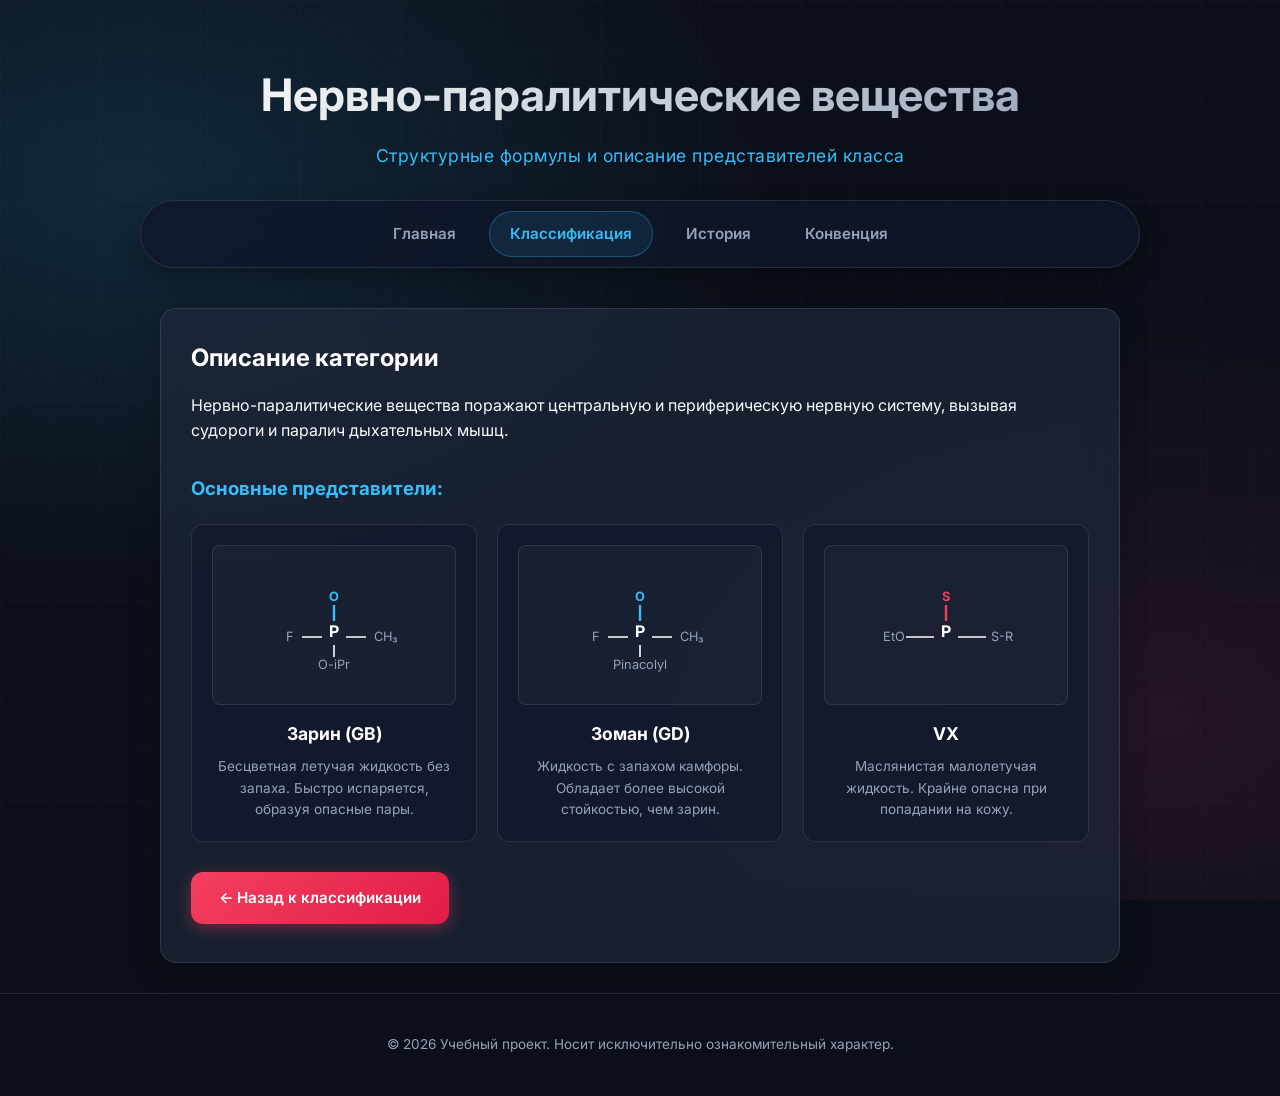
<file: type-nerve.html>
<!DOCTYPE html>
<html lang="ru">
<head>
    <meta charset="UTF-8">
    <meta name="viewport" content="width=device-width, initial-scale=1.0">
    <title>Нервно-паралитические вещества — Химическое оружие</title>
    <link rel="stylesheet" href="styles.css">
</head>
<body>

    <header>
        <div class="container">
            <h1>Нервно-паралитические вещества</h1>
            <p>Структурные формулы и описание представителей класса</p>
        </div>
    </header>

    <nav>
        <div class="container nav-container">
            <a href="index.html" class="nav-link">Главная</a>
            <a href="types.html" class="nav-link active">Классификация</a>
            <a href="history.html" class="nav-link">История</a>
            <a href="law.html" class="nav-link">Конвенция</a>
        </div>
    </nav>

    <main class="container">
        <section class="card">
            <h2>Описание категории</h2>
            <p>Нервно-паралитические вещества поражают центральную и периферическую нервную систему, вызывая судороги и паралич дыхательных мышц.</p>
            
            <h3 style="margin-top: 30px; margin-bottom: 20px; color: var(--accent-blue);">Основные представители:</h3>
            
            <div class="substance-grid">
                <!-- Карточка 1: Зарин -->
                <div class="substance-card">
                    <div class="substance-img-box">
                        <svg viewBox="0 0 200 120" class="chem-svg">
                            <text x="100" y="30" text-anchor="middle" fill="#38bdf8" font-weight="bold">O</text>
                            <line x1="100" y1="35" x2="100" y2="55" stroke="#38bdf8" stroke-width="3" />
                            <text x="100" y="75" text-anchor="middle" fill="#ffffff" font-size="20" font-weight="bold">P</text>
                            <line x1="85" y1="75" x2="60" y2="75" stroke="#ffffff" stroke-width="2" />
                            <text x="45" y="80" text-anchor="middle" fill="#94a3b8">F</text>
                            <line x1="115" y1="75" x2="140" y2="75" stroke="#ffffff" stroke-width="2" />
                            <text x="165" y="80" text-anchor="middle" fill="#94a3b8">CH₃</text>
                            <line x1="100" y1="85" x2="100" y2="100" stroke="#ffffff" stroke-width="2" />
                            <text x="100" y="115" text-anchor="middle" fill="#94a3b8">O-iPr</text>
                        </svg>
                    </div>
                    <h4>Зарин (GB)</h4>
                    <p>Бесцветная летучая жидкость без запаха. Быстро испаряется, образуя опасные пары.</p>
                </div>

                <!-- Карточка 2: Зоман -->
                <div class="substance-card">
                    <div class="substance-img-box">
                        <svg viewBox="0 0 200 120" class="chem-svg">
                            <text x="100" y="30" text-anchor="middle" fill="#38bdf8" font-weight="bold">O</text>
                            <line x1="100" y1="35" x2="100" y2="55" stroke="#38bdf8" stroke-width="3" />
                            <text x="100" y="75" text-anchor="middle" fill="#ffffff" font-size="20" font-weight="bold">P</text>
                            <line x1="85" y1="75" x2="60" y2="75" stroke="#ffffff" stroke-width="2" />
                            <text x="45" y="80" text-anchor="middle" fill="#94a3b8">F</text>
                            <line x1="115" y1="75" x2="140" y2="75" stroke="#ffffff" stroke-width="2" />
                            <text x="165" y="80" text-anchor="middle" fill="#94a3b8">CH₃</text>
                            <line x1="100" y1="85" x2="100" y2="100" stroke="#ffffff" stroke-width="2" />
                            <text x="100" y="115" text-anchor="middle" fill="#94a3b8">Pinacolyl</text>
                        </svg>
                    </div>
                    <h4>Зоман (GD)</h4>
                    <p>Жидкость с запахом камфоры. Обладает более высокой стойкостью, чем зарин.</p>
                </div>

                <!-- Карточка 3: VX -->
                <div class="substance-card">
                    <div class="substance-img-box">
                        <svg viewBox="0 0 200 120" class="chem-svg">
                            <text x="100" y="30" text-anchor="middle" fill="#f43f5e" font-weight="bold">S</text>
                            <line x1="100" y1="35" x2="100" y2="55" stroke="#f43f5e" stroke-width="3" />
                            <text x="100" y="75" text-anchor="middle" fill="#ffffff" font-size="20" font-weight="bold">P</text>
                            <line x1="85" y1="75" x2="50" y2="75" stroke="#ffffff" stroke-width="2" />
                            <text x="35" y="80" text-anchor="middle" fill="#94a3b8">EtO</text>
                            <line x1="115" y1="75" x2="150" y2="75" stroke="#ffffff" stroke-width="2" />
                            <text x="170" y="80" text-anchor="middle" fill="#94a3b8">S-R</text>
                        </svg>
                    </div>
                    <h4>VX</h4>
                    <p>Маслянистая малолетучая жидкость. Крайне опасна при попадании на кожу.</p>
                </div>
            </div>

            <a href="types.html" class="btn-modern" style="display: inline-block; text-decoration: none; margin-top: 30px;">&larr; Назад к классификации</a>
        </section>
    </main>

    <footer>
        <div class="container">
            <p>&copy; 2026 Учебный проект. Носит исключительно ознакомительный характер.</p>
        </div>
    </footer>

    <script src="script.js"></script>
</body>
</html>
</file>
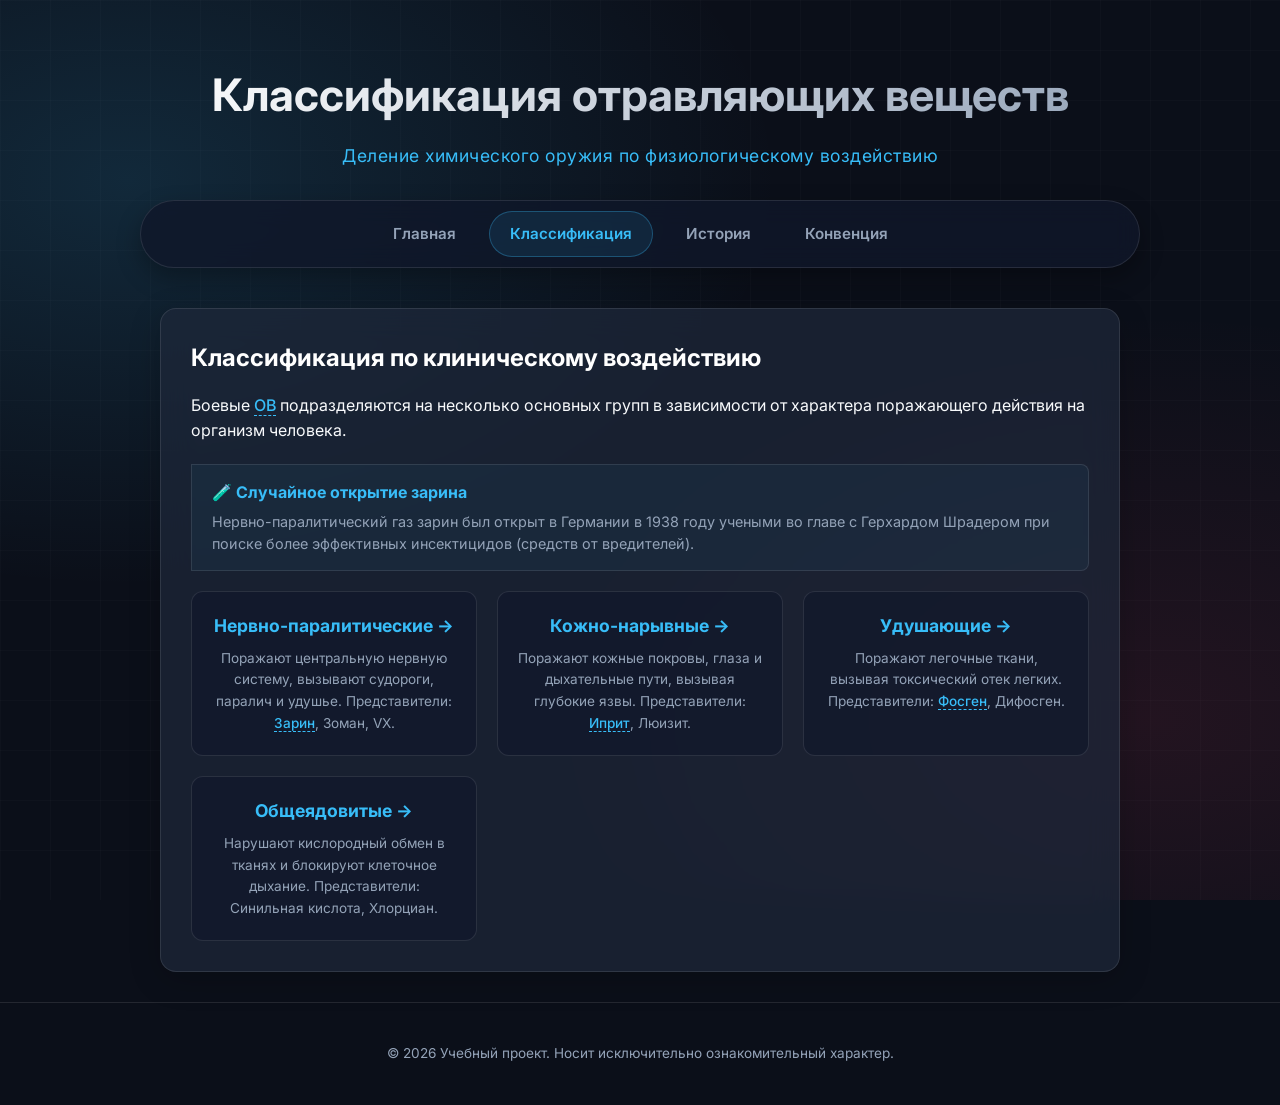
<file: types.html>
<!DOCTYPE html>
<html lang="ru">
<head>
    <meta charset="UTF-8">
    <meta name="viewport" content="width=device-width, initial-scale=1.0">
    <title>Классификация — Химическое оружие</title>
    <link rel="stylesheet" href="styles.css">
    <style>
        /* Делаем карточки визуально кликабельными */
        .substance-card {
            cursor: pointer;
            transition: transform 0.2s ease, border-color 0.2s ease;
        }
        .substance-card:hover {
            transform: translateY(-3px);
            border-color: var(--accent-blue, #38bdf8);
        }
    </style>
</head>
<body>

    <header>
        <div class="container">
            <h1>Классификация отравляющих веществ</h1>
            <p>Деление химического оружия по физиологическому воздействию</p>
        </div>
    </header>

    <nav>
        <div class="container nav-container">
            <a href="index.html" class="nav-link">Главная</a>
            <a href="types.html" class="nav-link active">Классификация</a>
            <a href="history.html" class="nav-link">История</a>
            <a href="law.html" class="nav-link">Конвенция</a>
        </div>
    </nav>

    <main class="container">
        <section class="card">
            <h2>Классификация по клиническому воздействию</h2>
            <p>Боевые <span class="tooltip">ОВ<span class="tooltip-text">Отравляющие вещества — токсичные химические соединения, предназначенные для поражения живой силы.</span></span> подразделяются на несколько основных групп в зависимости от характера поражающего действия на организм человека.</p>

            <!-- Блок с интересным фактом -->
            <div class="fact-card">
                <h4>🧪 Случайное открытие зарина</h4>
                <p>Нервно-паралитический газ зарин был открыт в Германии в 1938 году учеными во главе с Герхардом Шрадером при поиске более эффективных инсектицидов (средств от вредителей).</p>
            </div>

            <div class="substance-grid">
                <!-- Карточка 1 -->
                <div class="substance-card" onclick="if(!event.target.closest('.tooltip')) location.href='type-nerve.html'">
                    <h4><a href="type-nerve.html" style="color: var(--accent-blue); text-decoration: none;">Нервно-паралитические &rarr;</a></h4>
                    <p>Поражают центральную нервную систему, вызывают судороги, паралич и удушье. Представители: <span class="tooltip">Зарин<span class="tooltip-text">Летучее жидкостное отравляющее вещество нервно-паралитического действия.</span></span>, Зоман, VX.</p>
                </div>

                <!-- Карточка 2 -->
                <div class="substance-card" onclick="if(!event.target.closest('.tooltip')) location.href='type-blister.html'">
                    <h4><a href="type-blister.html" style="color: var(--accent-blue); text-decoration: none;">Кожно-нарывные &rarr;</a></h4>
                    <p>Поражают кожные покровы, глаза и дыхательные пути, вызывая глубокие язвы. Представители: <span class="tooltip">Иприт<span class="tooltip-text">Маслянистая жидкость с запахом чеснока или горчицы.</span></span>, Люизит.</p>
                </div>

                <!-- Карточка 3 -->
                <div class="substance-card" onclick="if(!event.target.closest('.tooltip')) location.href='type-choking.html'">
                    <h4><a href="type-choking.html" style="color: var(--accent-blue); text-decoration: none;">Удушающие &rarr;</a></h4>
                    <p>Поражают легочные ткани, вызывая токсический отек легких. Представители: <span class="tooltip">Фосген<span class="tooltip-text">Газ с запахом прелого сена, вызывающий скрытый отек легких.</span></span>, Дифосген.</p>
                </div>

                <!-- Карточка 4 -->
                <div class="substance-card" onclick="if(!event.target.closest('.tooltip')) location.href='type-blood.html'">
                    <h4><a href="type-blood.html" style="color: var(--accent-blue); text-decoration: none;">Общеядовитые &rarr;</a></h4>
                    <p>Нарушают кислородный обмен в тканях и блокируют клеточное дыхание. Представители: Синильная кислота, Хлорциан.</p>
                </div>
            </div>
        </section>
    </main>

    <footer>
        <div class="container">
            <p>&copy; 2026 Учебный проект. Носит исключительно ознакомительный характер.</p>
        </div>
    </footer>

    <script src="script.js"></script>
</body>
</html>
</file>
<file: styles.css>
/* Подключение современного шрифта Inter */
@import url('https://fonts.googleapis.com/css2?family=Inter:wght@300;400;600;700&display=swap');

:root {
--bg-color: #0b0f19;
--card-bg: rgba(30, 41, 59, 0.7);
--accent-blue: #38bdf8;
--accent-glow: rgba(56, 189, 248, 0.4);
--accent-red: #f43f5e;
--accent-red-glow: rgba(244, 63, 94, 0.4);
--text-main: #f8fafc;
--text-muted: #94a3b8;
--border-color: rgba(255, 255, 255, 0.1);
}

* {
box-sizing: border-box;
margin: 0;
padding: 0;
}

body {
font-family: 'Inter', sans-serif;
background-color: var(--bg-color);
/* Создаем красивый технологичный фон: неоновые пятна + тонкая сетка */
background-image: 
radial-gradient(at 10% 20%, rgba(56, 189, 248, 0.15) 0px, transparent 40%),
radial-gradient(at 90% 80%, rgba(244, 63, 94, 0.1) 0px, transparent 40%),
linear-gradient(to right, rgba(255, 255, 255, 0.015) 1px, transparent 1px),
linear-gradient(to bottom, rgba(255, 255, 255, 0.015) 1px, transparent 1px);
background-size: 100% 100%, 100% 100%, 50px 50px, 50px 50px;
background-attachment: fixed;
color: var(--text-main);
line-height: 1.6;
}

.container {
max-width: 1000px;
margin: 0 auto;
padding: 0 20px;
}


/* Шапка сайта */
header {
    text-align: center;
    padding: 60px 0 30px;
}

header h1 {
    font-size: 2.8rem;
    font-weight: 700;
    background: linear-gradient(135deg, #ffffff 0%, var(--text-muted) 100%);
    background-clip: text;
    -webkit-background-clip: text;
    -webkit-text-fill-color: transparent;
    margin-bottom: 10px;
}

header p {
    color: var(--accent-blue);
    font-size: 1.1rem;
    letter-spacing: 0.5px;
}

/* Навигация с интерактивными кнопками-ссылками */
nav {
    position: sticky;
    top: 20px;
    z-index: 100;
    margin-bottom: 40px;
}

.nav-container {
    display: flex;
    justify-content: center;
    gap: 12px;
    background: rgba(15, 23, 42, 0.8);
    backdrop-filter: blur(12px);
    border: 1px solid var(--border-color);
    padding: 10px;
    border-radius: 50px;
    box-shadow: 0 10px 25px rgba(0,0,0,0.3);
}

.nav-link {
    color: var(--text-muted);
    text-decoration: none;
    padding: 10px 20px;
    border-radius: 25px;
    font-size: 0.95rem;
    font-weight: 600;
    transition: all 0.3s cubic-bezier(0.4, 0, 0.2, 1);
    border: 1px solid transparent;
}

/* Эффект при наведении на ссылки меню */
.nav-link:hover {
    color: var(--text-main);
    background: rgba(255, 255, 255, 0.05);
    border-color: var(--border-color);
    transform: translateY(-2px);
}

/* Карточки контента */
.card {
    background: var(--card-bg);
    backdrop-filter: blur(16px);
    border: 1px solid var(--border-color);
    border-radius: 16px;
    padding: 30px;
    margin-bottom: 30px;
    box-shadow: 0 8px 32px rgba(0, 0, 0, 0.2);
    transition: transform 0.3s ease, border-color 0.3s ease;
}

.card:hover {
    border-color: rgba(255, 255, 255, 0.2);
}

.card h2 {
    font-size: 1.5rem;
    margin-bottom: 15px;
    color: #ffffff;
}

/* Сетка для классификации */
.grid {
    display: grid;
    grid-template-columns: repeat(auto-fit, minmax(220px, 1fr));
    gap: 16px;
    margin-top: 20px;
}

.grid-item {
    background: rgba(255, 255, 255, 0.03);
    border: 1px solid var(--border-color);
    padding: 20px;
    border-radius: 12px;
    transition: all 0.3s ease;
}

.grid-item:hover {
    transform: translateY(-5px);
    background: rgba(255, 255, 255, 0.06);
    border-color: var(--accent-blue);
    box-shadow: 0 5px 15px rgba(56, 189, 248, 0.1);
}

.grid-item h3 {
    color: var(--accent-blue);
    margin-bottom: 8px;
    font-size: 1.1rem;
}

.grid-item p {
    color: var(--text-muted);
    font-size: 0.9rem;
}

/* Список истории */
ul {
    list-style: none;
}

li {
    position: relative;
    padding-left: 24px;
    margin-bottom: 12px;
    color: var(--text-muted);
}

li::before {
    content: "•";
    position: absolute;
    left: 0;
    color: var(--accent-blue);
    font-size: 1.5rem;
    line-height: 1;
}

li strong {
    color: var(--text-main);
}

/* Современная интерактивная кнопка */
.btn-modern {
    background: linear-gradient(135deg, #f43f5e 0%, #e11d48 100%);
    color: #ffffff;
    border: none;
    padding: 14px 28px;
    font-size: 0.95rem;
    font-weight: 600;
    border-radius: 12px;
    cursor: pointer;
    position: relative;
    overflow: hidden;
    transition: all 0.3s cubic-bezier(0.4, 0, 0.2, 1);
    box-shadow: 0 4px 15px var(--accent-red-glow);
    margin-top: 15px;
}

/* Эффект при наведении на главную кнопку */
.btn-modern:hover {
    transform: translateY(-3px) scale(1.02);
    box-shadow: 0 8px 25px var(--accent-red-glow);
    background: linear-gradient(135deg, #fb7185 0%, #f43f5e 100%);
}

.btn-modern:active {
    transform: translateY(-1px) scale(0.98);
}

/* Текст факта */
.fact-box {
    margin-top: 20px;
    padding: 15px;
    background: rgba(56, 189, 248, 0.05);
    border-left: 4px solid var(--accent-blue);
    border-radius: 4px 8px 8px 4px;
    color: var(--text-main);
    font-size: 0.95rem;
    animation: fadeIn 0.4s ease-in-out;
}

.hidden {
    display: none;
}

@keyframes fadeIn {
    from { opacity: 0; transform: translateY(10px); }
    to { opacity: 1; transform: translateY(0); }
}

/* Подвал */
footer {
    text-align: center;
    padding: 40px 0;
    color: var(--text-muted);
    font-size: 0.85rem;
    border-top: 1px solid var(--border-color);
}

/* Подсветка активной страницы в меню */
.nav-link.active {
    color: var(--accent-blue);
    background: rgba(56, 189, 248, 0.1);
    border-color: rgba(56, 189, 248, 0.3);
}

/* Стили для карточек-ссылок категорий */
.category-card {
    text-decoration: none;
    display: block;
    cursor: pointer;
}

.category-card h3 {
    transition: color 0.3s ease;
}

.category-card:hover h3 {
    color: #ffffff;
}

/* Иконки на главных карточках */
.card-icon {
    font-size: 2rem;
    margin-bottom: 10px;
}

/* Сетка карточек с картинками веществ */
.substance-grid {
    display: grid;
    grid-template-columns: repeat(auto-fit, minmax(250px, 1fr));
    gap: 20px;
}

.substance-card {
    background: rgba(15, 23, 42, 0.6);
    border: 1px solid var(--border-color);
    border-radius: 12px;
    padding: 20px;
    text-align: center;
    transition: transform 0.3s ease, border-color 0.3s ease;
}

.substance-card:hover {
    transform: translateY(-5px);
    border-color: var(--accent-blue);
}

/* Блок для графических формул */
.substance-img-box {
    background: rgba(255, 255, 255, 0.03);
    border: 1px solid var(--border-color);
    border-radius: 8px;
    padding: 15px;
    margin-bottom: 15px;
    display: flex;
    justify-content: center;
    align-items: center;
    height: 120px;
}

.chem-svg {
    width: 100%;
    max-width: 160px;
    height: 100px;
}
.chem-svg {
    width: 100%;
    max-width: 160px;
    height: 100px;
}

.substance-card h4 {
    color: #ffffff;
    font-size: 1.1rem;
    margin-bottom: 8px;
}

.substance-card p {
    color: var(--text-muted);
    font-size: 0.85rem;
}

/* Контейнер для изображений на страницах защиты */
.substance-img-box {
    background: rgba(255, 255, 255, 0.03);
    border: 1px solid var(--border-color);
    border-radius: 8px;
    padding: 10px;
    margin-bottom: 15px;
    display: flex;
    justify-content: center;
    align-items: center;
    height: 160px;
    overflow: hidden;
}

/* Стили для ваших фотографий/картинок */
.substance-img-box img {
    width: 100%;
    height: 100%;
    object-fit: cover;
    border-radius: 6px;
    transition: transform 0.3s ease;
}

.substance-card:hover .substance-img-box img {
    transform: scale(1.05); /* Зум картинки при наведении */
}

/* --- Всплывающие подсказки для терминов --- */
.tooltip {
    position: relative;
    border-bottom: 1.5px dashed var(--accent-blue);
    cursor: help;
    color: var(--accent-blue);
    font-weight: 500;
}

.tooltip .tooltip-text {
    visibility: hidden;
    width: 220px;
    background-color: #0f172a;
    color: #f8fafc;
    text-align: center;
    padding: 8px 12px;
    border-radius: 6px;
    border: 1px solid var(--border-color);
    font-size: 0.85rem;
    font-weight: normal;
    position: absolute;
    z-index: 100;
    bottom: 130%;
    left: 50%;
    transform: translateX(-50%);
    opacity: 0;
    transition: opacity 0.3s ease, transform 0.3s ease;
    box-shadow: 0 10px 25px -5px rgba(0, 0, 0, 0.7);
}

/* Стрелочка для подсказки */
.tooltip .tooltip-text::after {
    content: "";
    position: absolute;
    top: 100%;
    left: 50%;
    margin-left: -5px;
    border-width: 5px;
    border-style: solid;
    border-color: #0f172a transparent transparent transparent;
}

.tooltip:hover .tooltip-text {
    visibility: visible;
    opacity: 1;
    transform: translateX(-50%) translateY(-3px);
}

/* ==========================================
   Всплывающие подсказки (Tooltips)
   ========================================== */
.tooltip {
    position: relative;
    border-bottom: 1px dashed var(--accent-blue, #38bdf8);
    cursor: help;
    color: var(--accent-blue, #38bdf8);
    font-weight: 500;
}

.tooltip .tooltip-text {
    visibility: hidden;
    width: 220px;
    background-color: #0f172a;
    color: #f8fafc;
    text-align: center;
    padding: 8px 12px;
    border-radius: 6px;
    border: 1px solid var(--border-color, #1e293b);
    font-size: 0.85rem;
    font-weight: normal;
    position: absolute;
    z-index: 100;
    bottom: 130%;
    left: 50%;
    transform: translateX(-50%);
    opacity: 0;
    transition: opacity 0.3s ease, transform 0.3s ease;
    box-shadow: 0 10px 25px -5px rgba(0, 0, 0, 0.7);
    pointer-events: none;
}

/* Стрелочка снизу подсказки */
.tooltip .tooltip-text::after {
    content: "";
    position: absolute;
    top: 100%;
    left: 50%;
    margin-left: -5px;
    border-width: 5px;
    border-style: solid;
    border-color: #0f172a transparent transparent transparent;
}

/* Показ подсказки при наведении */
.tooltip:hover .tooltip-text {
    visibility: visible;
    opacity: 1;
    transform: translateX(-50%) translateY(-3px);
}

/* ==========================================
   Карточки с интересными фактами
   ========================================== */
.fact-card {
    background: rgba(56, 189, 248, 0.05);
    border-left: 4px solid var(--accent-blue, #38bdf8);
    border: 1px solid var(--border-color, #1e293b);
    border-radius: 0 8px 8px 0;
    padding: 15px 20px;
    margin: 20px 0;
}

.fact-card h4 {
    color: var(--accent-blue, #38bdf8);
    margin-top: 0;
    margin-bottom: 6px;
    font-size: 1rem;
    display: flex;
    align-items: center;
    gap: 8px;
}

.fact-card p {
    color: var(--text-muted, #94a3b8);
    font-size: 0.9rem;
    margin: 0;
    line-height: 1.5;
}
</file>
